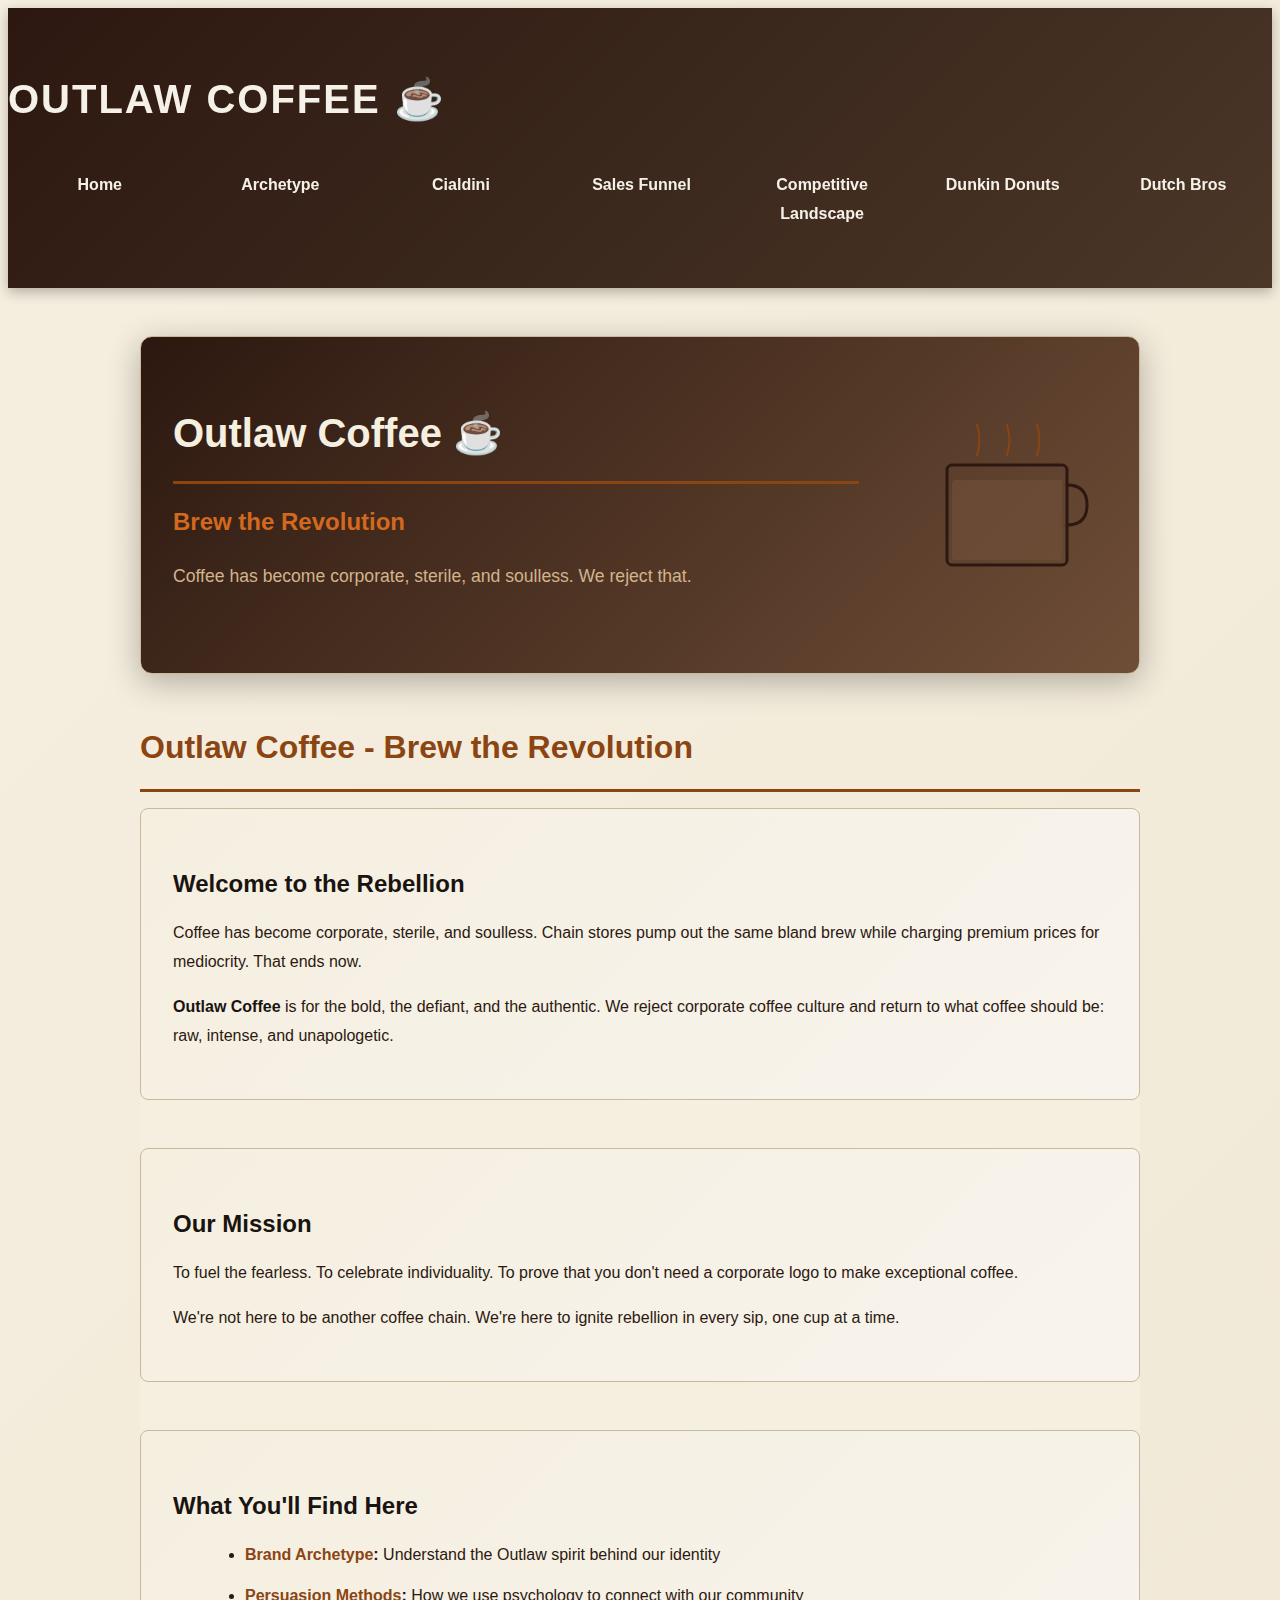
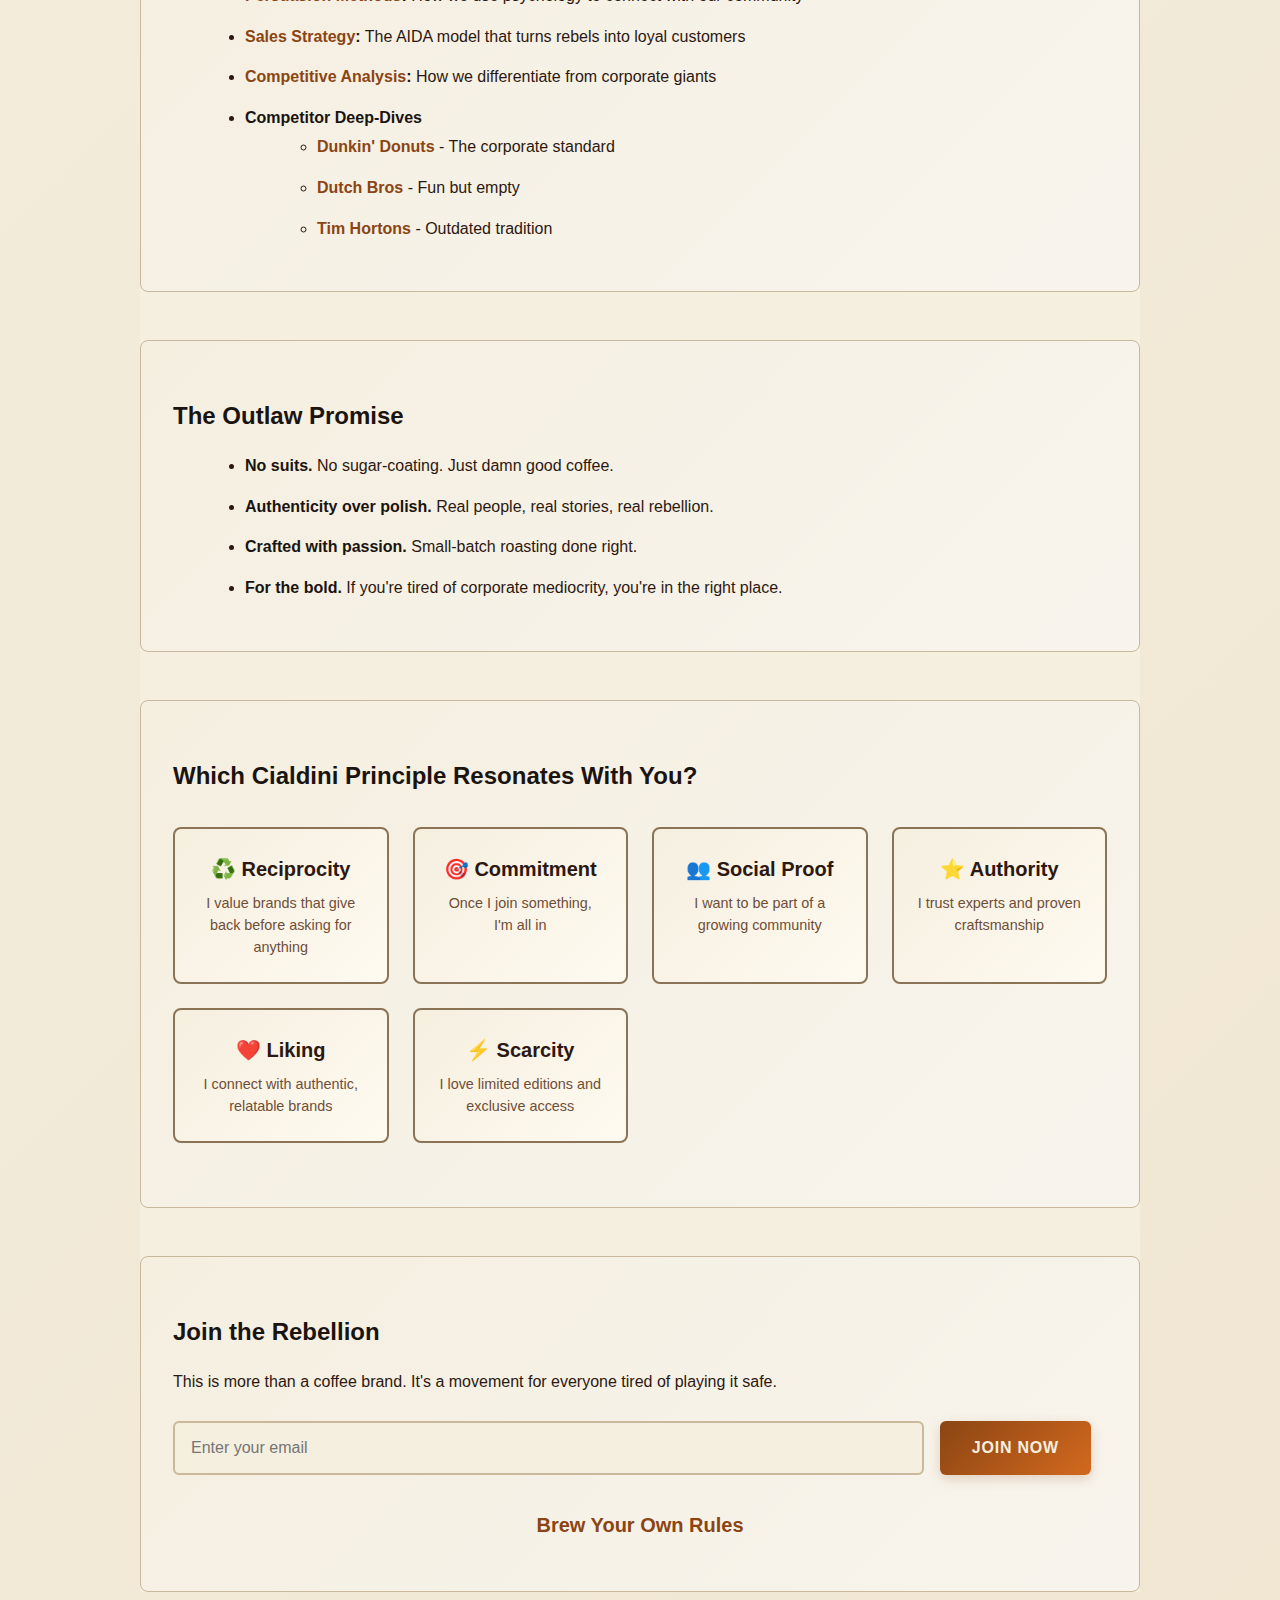
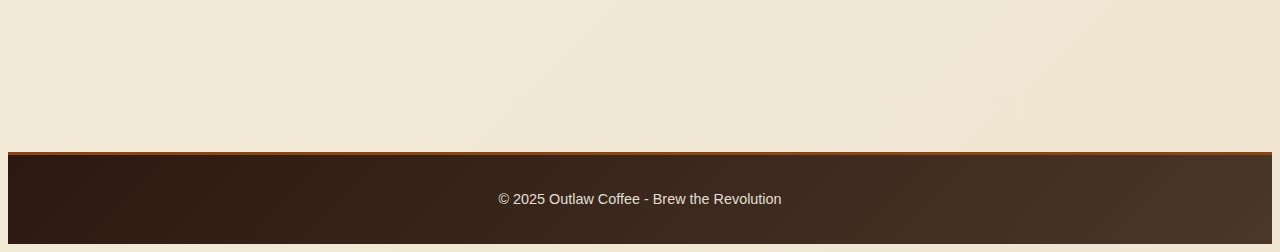
<file: index.html>
<!DOCTYPE html>
<html lang="en">
<head>
  <meta charset="UTF-8">
  <meta name="viewport" content="width=device-width, initial-scale=1.0">
  <title>Outlaw Coffee - Brew the Revolution</title>
  <link rel="stylesheet" href="style.css">
</head>
<body>
  <header>
    <h1>Outlaw Coffee ☕</h1>
    <nav>
      <ul>
        <li><a href="index.html">Home</a></li>
        <li><a href="archetype.html">Archetype</a></li>
        <li><a href="cialdini.html">Cialdini</a></li>
        <li><a href="sales-funnel.html">Sales Funnel</a></li>
        <li><a href="competitive-landscape.html">Competitive Landscape</a></li>
        <li><a href="dunkin-donuts.html">Dunkin Donuts</a></li>
        <li><a href="dutch-bros.html">Dutch Bros</a></li>
      </ul>
    </nav>
  </header>

  <main>
    <section class="hero">
      <div class="hero-content">
        <h2>Outlaw Coffee ☕</h2>
        <p class="hero-tagline">Brew the Revolution</p>
        <p class="hero-description">Coffee has become corporate, sterile, and soulless. We reject that.</p>
      </div>
      <svg class="hero-graphic" viewBox="0 0 200 200" xmlns="http://www.w3.org/2000/svg">
        <!-- Coffee cup -->
        <rect x="40" y="60" width="120" height="100" rx="5" fill="none" stroke="#2C1810" stroke-width="3"/>
        <path d="M 160 80 Q 180 80 180 100 Q 180 120 160 120" fill="none" stroke="#2C1810" stroke-width="3" stroke-linecap="round"/>
        <!-- Steam -->
        <path d="M 70 50 Q 75 35 70 20" fill="none" stroke="#8B4513" stroke-width="2" stroke-linecap="round"/>
        <path d="M 100 50 Q 105 35 100 20" fill="none" stroke="#8B4513" stroke-width="2" stroke-linecap="round"/>
        <path d="M 130 50 Q 135 35 130 20" fill="none" stroke="#8B4513" stroke-width="2" stroke-linecap="round"/>
        <!-- Coffee inside -->
        <rect x="45" y="75" width="110" height="80" rx="3" fill="#6F4E37" opacity="0.7"/>
      </svg>
    </section>

    <h2>Outlaw Coffee - Brew the Revolution</h2>
    <div class="content">
      <section>
        <h3>Welcome to the Rebellion</h3>
        <p>Coffee has become corporate, sterile, and soulless. Chain stores pump out the same bland brew while charging premium prices for mediocrity. That ends now.</p>
        <p><strong>Outlaw Coffee</strong> is for the bold, the defiant, and the authentic. We reject corporate coffee culture and return to what coffee should be: raw, intense, and unapologetic.</p>
      </section>

      <section>
        <h3>Our Mission</h3>
        <p>To fuel the fearless. To celebrate individuality. To prove that you don't need a corporate logo to make exceptional coffee.</p>
        <p>We're not here to be another coffee chain. We're here to ignite rebellion in every sip, one cup at a time.</p>
      </section>

      <section>
        <h3>What You'll Find Here</h3>
        <ul>
          <li><strong><a href="archetype.html">Brand Archetype</a>:</strong> Understand the Outlaw spirit behind our identity</li>
          <li><strong><a href="cialdini.html">Persuasion Methods</a>:</strong> How we use psychology to connect with our community</li>
          <li><strong><a href="sales-funnel.html">Sales Strategy</a>:</strong> The AIDA model that turns rebels into loyal customers</li>
          <li><strong><a href="competitive-landscape.html">Competitive Analysis</a>:</strong> How we differentiate from corporate giants</li>
          <li><strong>Competitor Deep-Dives</strong> 
            <ul>
              <li><a href="dunkin-donuts.html">Dunkin' Donuts</a> - The corporate standard</li>
              <li><a href="dutch-bros.html">Dutch Bros</a> - Fun but empty</li>
              <li><a href="tim-hortons.html">Tim Hortons</a> - Outdated tradition</li>
            </ul>
          </li>
        </ul>
      </section>

      <section>
        <h3>The Outlaw Promise</h3>
        <ul>
          <li><strong>No suits.</strong> No sugar-coating. Just damn good coffee.</li>
          <li><strong>Authenticity over polish.</strong> Real people, real stories, real rebellion.</li>
          <li><strong>Crafted with passion.</strong> Small-batch roasting done right.</li>
          <li><strong>For the bold.</strong> If you're tired of corporate mediocrity, you're in the right place.</li>
        </ul>
      </section>

      <section>
        <h3>Which Cialdini Principle Resonates With You?</h3>
        <div class="quiz-container">
          <div class="quiz-option" onclick="selectPrinciple('reciprocity')">
            <h4>♻️ Reciprocity</h4>
            <p>I value brands that give back before asking for anything</p>
          </div>
          <div class="quiz-option" onclick="selectPrinciple('commitment')">
            <h4>🎯 Commitment</h4>
            <p>Once I join something, I'm all in</p>
          </div>
          <div class="quiz-option" onclick="selectPrinciple('social-proof')">
            <h4>👥 Social Proof</h4>
            <p>I want to be part of a growing community</p>
          </div>
          <div class="quiz-option" onclick="selectPrinciple('authority')">
            <h4>⭐ Authority</h4>
            <p>I trust experts and proven craftsmanship</p>
          </div>
          <div class="quiz-option" onclick="selectPrinciple('liking')">
            <h4>❤️ Liking</h4>
            <p>I connect with authentic, relatable brands</p>
          </div>
          <div class="quiz-option" onclick="selectPrinciple('scarcity')">
            <h4>⚡ Scarcity</h4>
            <p>I love limited editions and exclusive access</p>
          </div>
        </div>
        <div id="quiz-result" class="quiz-result" style="display:none;"></div>
      </section>

      <section>
        <h3>Join the Rebellion</h3>
        <p>This is more than a coffee brand. It's a movement for everyone tired of playing it safe.</p>
        <div class="newsletter-form">
          <input type="email" placeholder="Enter your email" id="newsletter-email">
          <button onclick="subscribeNewsletter()">Join Now</button>
          <div id="newsletter-message" style="margin-top: 1rem; text-align: center;"></div>
        </div>
        <p style="text-align: center; margin-top: 2rem;">
          <strong style="font-size: 1.25rem; color: var(--primary-crimson);">Brew Your Own Rules</strong>
        </p>
      </section>
    </div>
  </main>

  <footer>
    <p>© 2025 Outlaw Coffee - Brew the Revolution</p>
  </footer>

  <script>
    function selectPrinciple(principle) {
      const messages = {
        'reciprocity': '♻️ <strong>Reciprocity</strong> - We believe in giving value first. Free brewing guides, community events, and honest education before we ever ask for a sale.',
        'commitment': '🎯 <strong>Commitment</strong> - Join the Outlaw Club and become part of a movement. Once you\'re in, you\'re committed to authenticity and quality.',
        'social-proof': '👥 <strong>Social Proof</strong> - Our community is growing fast. Thousands of rebels are brewing their own rules. Will you join them?',
        'authority': '⭐ <strong>Authority</strong> - We\'re master roasters with decades of craft. Every bean is selected, roasted, and tested with precision.',
        'liking': '❤️ <strong>Liking</strong> - We don\'t corporate speak. We\'re real people making real coffee, speaking your language, sharing your values.',
        'scarcity': '⚡ <strong>Scarcity</strong> - Limited-edition roasts, seasonal releases, exclusive member access. Outlaw Coffee is never mass-produced.'
      };

      const result = document.getElementById('quiz-result');
      result.innerHTML = messages[principle];
      result.style.display = 'block';
      result.scrollIntoView({ behavior: 'smooth', block: 'nearest' });
    }

    function subscribeNewsletter() {
      const email = document.getElementById('newsletter-email').value;
      const message = document.getElementById('newsletter-message');
      
      if (!email) {
        message.innerHTML = '<span style="color: var(--primary-crimson);">Please enter your email</span>';
        return;
      }
      
      if (!email.includes('@')) {
        message.innerHTML = '<span style="color: var(--primary-crimson);">Please enter a valid email</span>';
        return;
      }
      
      message.innerHTML = '<span style="color: var(--primary-crimson); font-weight: bold;">🔥 Welcome to the rebellion! Check your email.</span>';
      document.getElementById('newsletter-email').value = '';
      setTimeout(() => { message.innerHTML = ''; }, 3000);
    }
  </script>
</body>
</html>
</file>
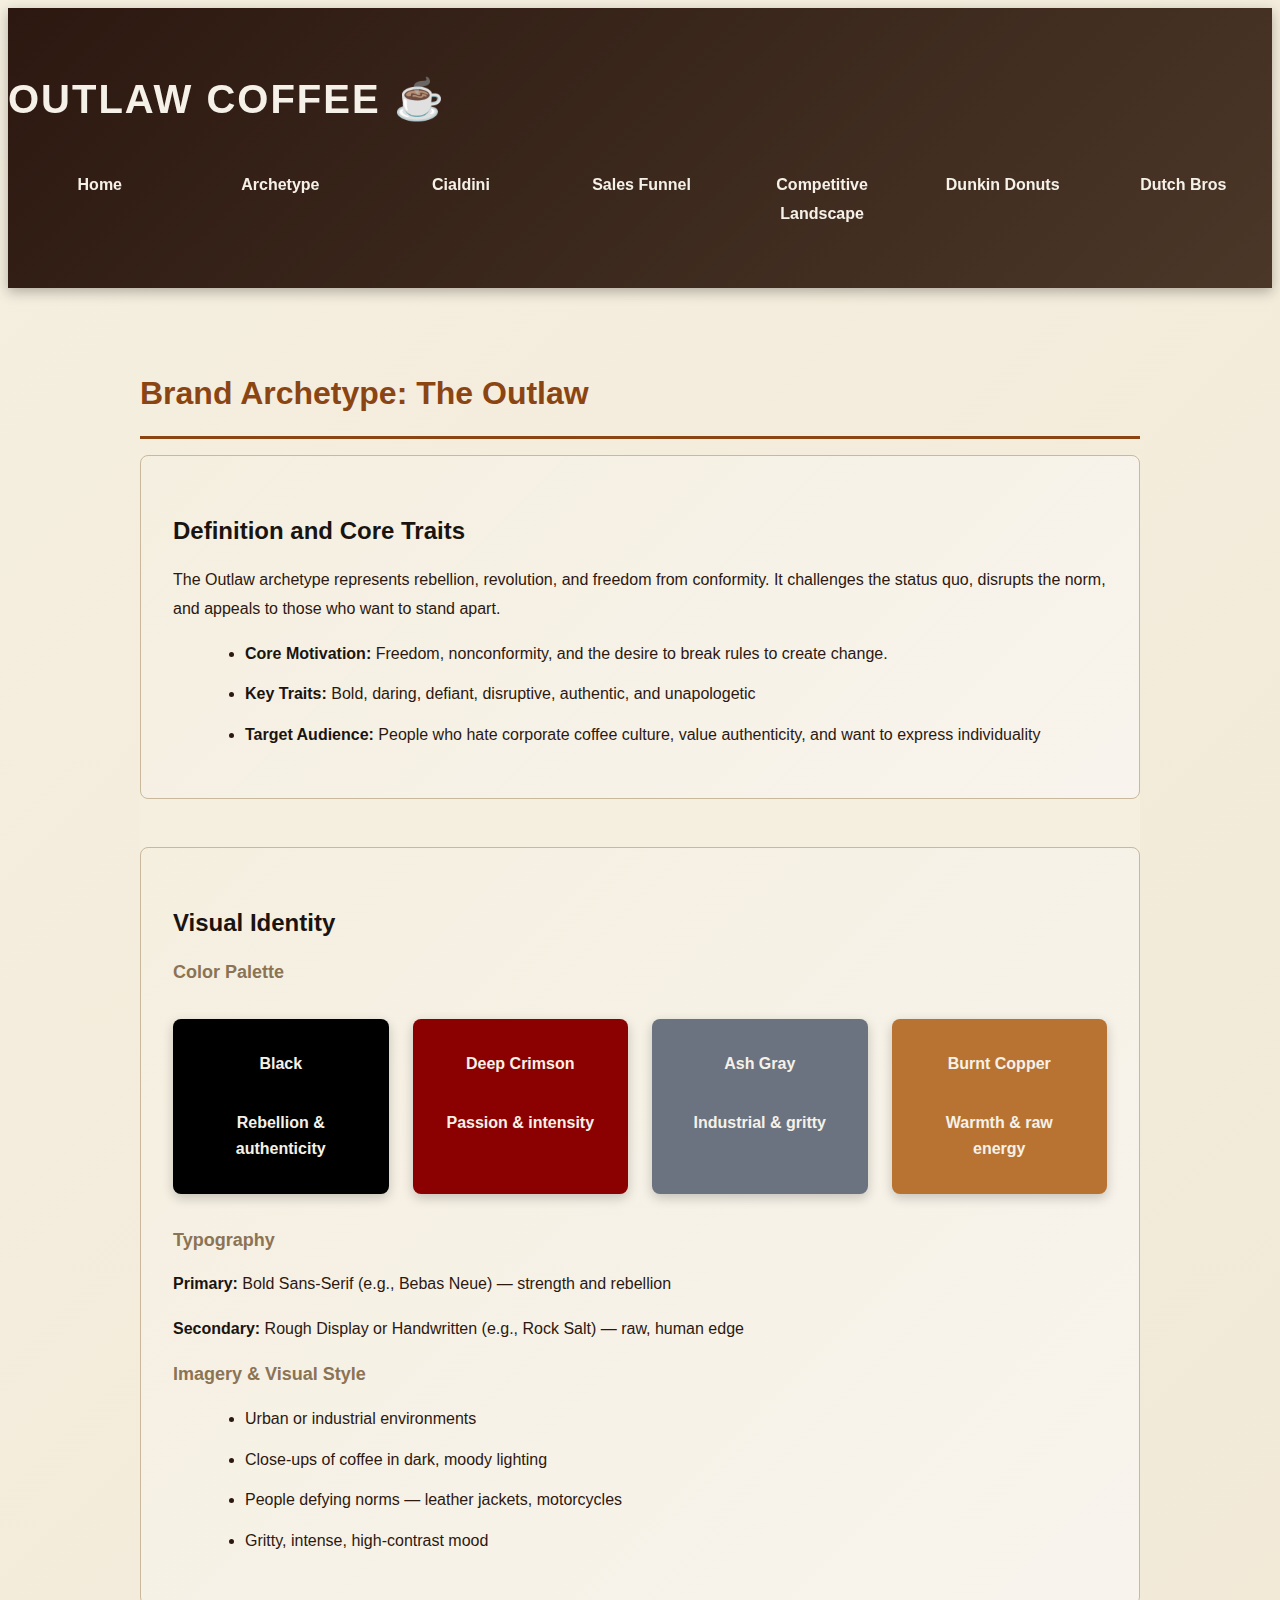
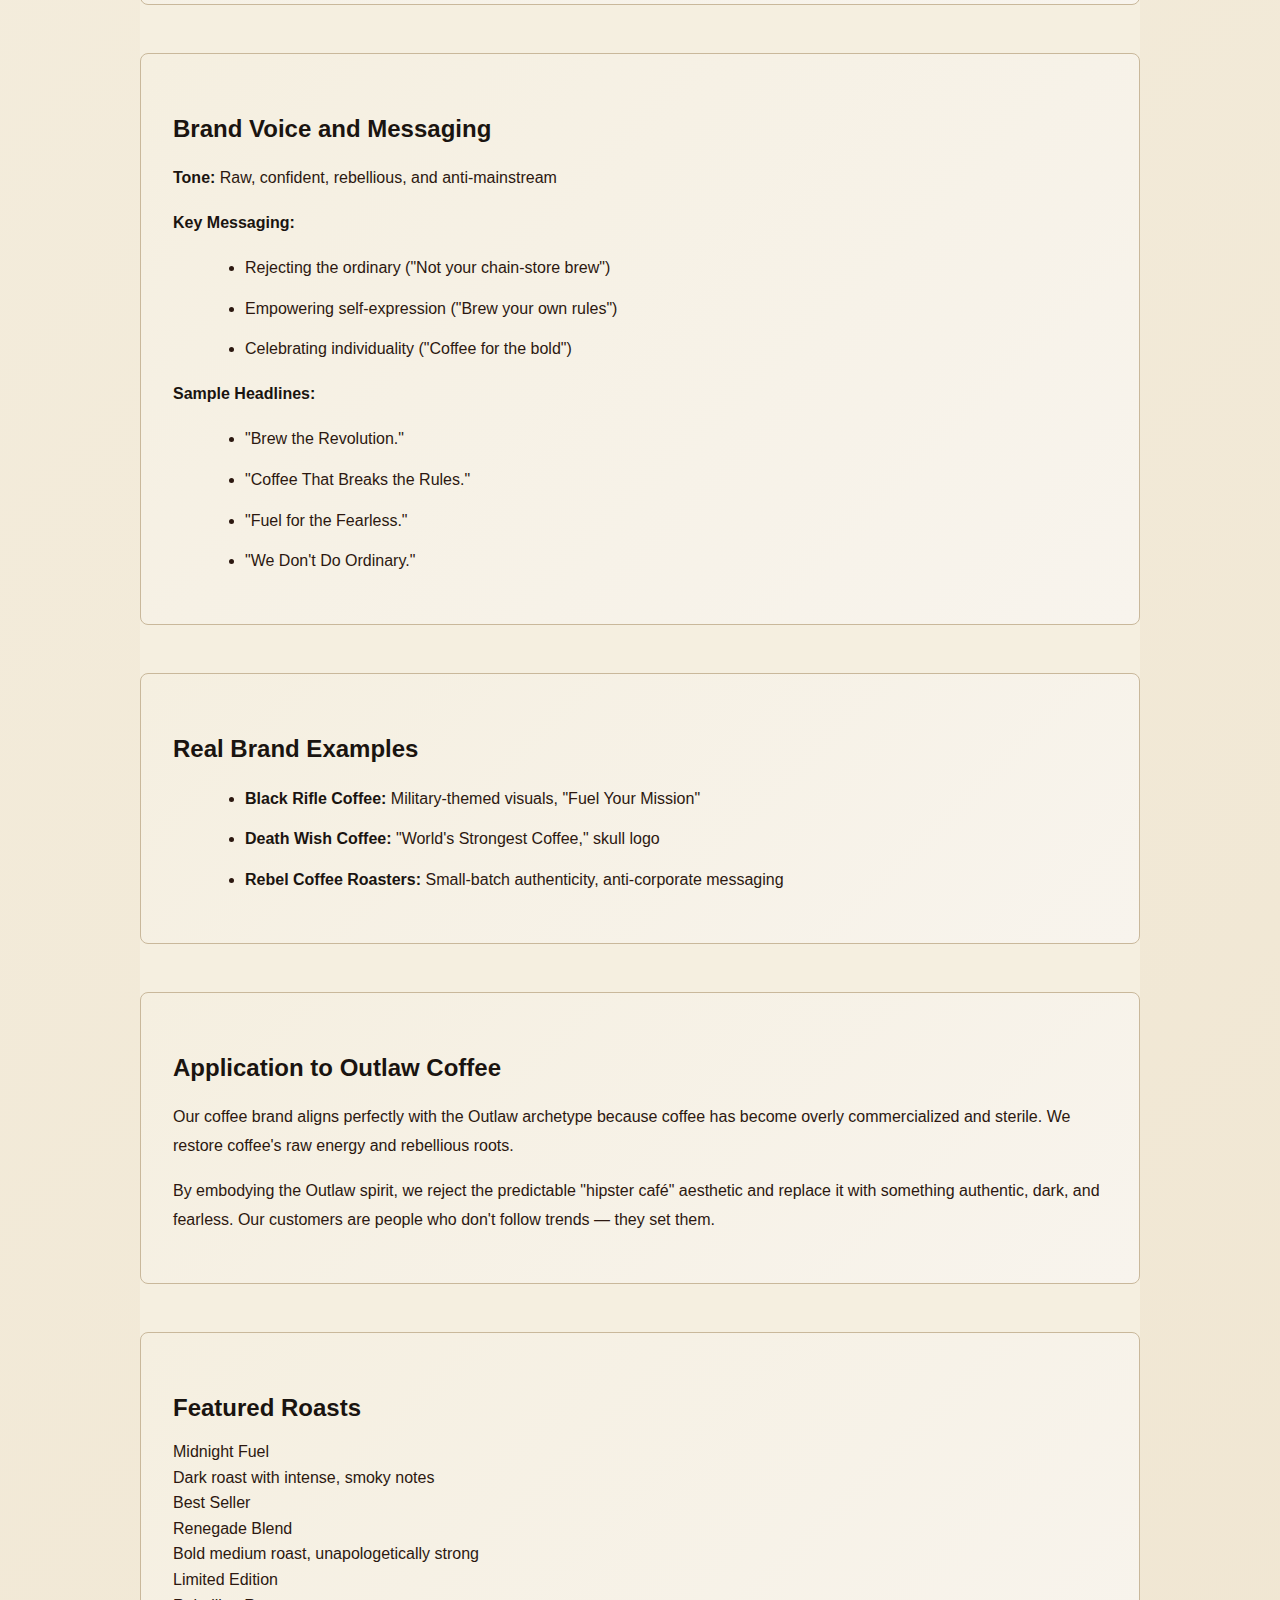
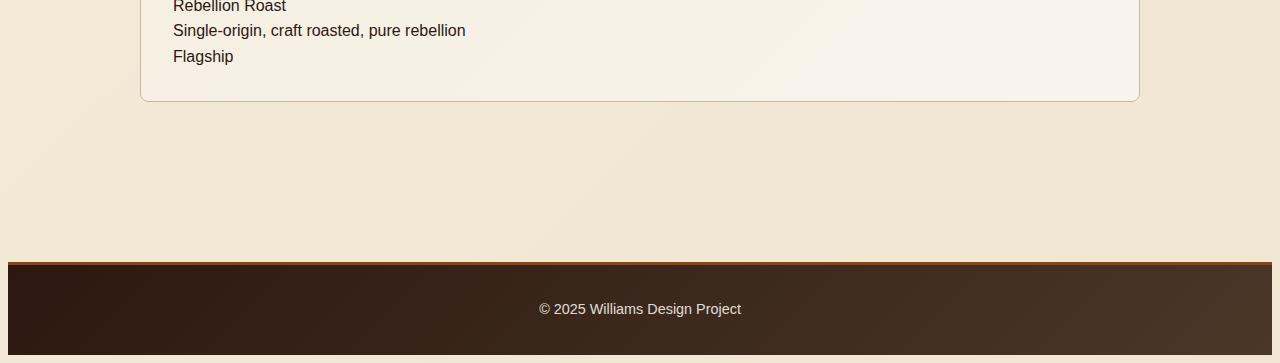
<file: archetype.html>
<!DOCTYPE html>
<html lang="en">
<head>
  <meta charset="UTF-8">
  <meta name="viewport" content="width=device-width, initial-scale=1.0">
  <title>Brand Archetype - Outlaw Coffee</title>
  <link rel="stylesheet" href="style.css">
</head>
<body>
  <header>
    <h1>Outlaw Coffee ☕</h1>
    <nav>
      <ul>
        <li><a href="index.html">Home</a></li>
        <li><a href="archetype.html">Archetype</a></li>
        <li><a href="cialdini.html">Cialdini</a></li>
        <li><a href="sales-funnel.html">Sales Funnel</a></li>
        <li><a href="competitive-landscape.html">Competitive Landscape</a></li>
        <li><a href="dunkin-donuts.html">Dunkin Donuts</a></li>
        <li><a href="dutch-bros.html">Dutch Bros</a></li>
      </ul>
    </nav>
  </header>

  <main>
    <h2>Brand Archetype: The Outlaw</h2>
    <div class="content">
      <section>
        <h3>Definition and Core Traits</h3>
        <p>The Outlaw archetype represents rebellion, revolution, and freedom from conformity. It challenges the status quo, disrupts the norm, and appeals to those who want to stand apart.</p>
        <ul>
          <li><strong>Core Motivation:</strong> Freedom, nonconformity, and the desire to break rules to create change.</li>
          <li><strong>Key Traits:</strong> Bold, daring, defiant, disruptive, authentic, and unapologetic</li>
          <li><strong>Target Audience:</strong> People who hate corporate coffee culture, value authenticity, and want to express individuality</li>
        </ul>
      </section>

      <section>
        <h3>Visual Identity</h3>
        <h4>Color Palette</h4>
        <div class="color-grid">
          <div class="color-box" style="background-color: #000000;">
            <strong>Black</strong><br>Rebellion & authenticity
          </div>
          <div class="color-box" style="background-color: #8B0000;">
            <strong>Deep Crimson</strong><br>Passion & intensity
          </div>
          <div class="color-box" style="background-color: #6B7280;">
            <strong>Ash Gray</strong><br>Industrial & gritty
          </div>
          <div class="color-box" style="background-color: #B87333;">
            <strong>Burnt Copper</strong><br>Warmth & raw energy
          </div>
        </div>

        <h4>Typography</h4>
        <p><strong>Primary:</strong> Bold Sans-Serif (e.g., Bebas Neue) — strength and rebellion</p>
        <p><strong>Secondary:</strong> Rough Display or Handwritten (e.g., Rock Salt) — raw, human edge</p>

        <h4>Imagery & Visual Style</h4>
        <ul>
          <li>Urban or industrial environments</li>
          <li>Close-ups of coffee in dark, moody lighting</li>
          <li>People defying norms — leather jackets, motorcycles</li>
          <li>Gritty, intense, high-contrast mood</li>
        </ul>
      </section>

      <section>
        <h3>Brand Voice and Messaging</h3>
        <p><strong>Tone:</strong> Raw, confident, rebellious, and anti-mainstream</p>
        <p><strong>Key Messaging:</strong></p>
        <ul>
          <li>Rejecting the ordinary ("Not your chain-store brew")</li>
          <li>Empowering self-expression ("Brew your own rules")</li>
          <li>Celebrating individuality ("Coffee for the bold")</li>
        </ul>
        <p><strong>Sample Headlines:</strong></p>
        <ul>
          <li>"Brew the Revolution."</li>
          <li>"Coffee That Breaks the Rules."</li>
          <li>"Fuel for the Fearless."</li>
          <li>"We Don't Do Ordinary."</li>
        </ul>
      </section>

      <section>
        <h3>Real Brand Examples</h3>
        <ul>
          <li><strong>Black Rifle Coffee:</strong> Military-themed visuals, "Fuel Your Mission"</li>
          <li><strong>Death Wish Coffee:</strong> "World's Strongest Coffee," skull logo</li>
          <li><strong>Rebel Coffee Roasters:</strong> Small-batch authenticity, anti-corporate messaging</li>
        </ul>
      </section>

      <section>
        <h3>Application to Outlaw Coffee</h3>
        <p>Our coffee brand aligns perfectly with the Outlaw archetype because coffee has become overly commercialized and sterile. We restore coffee's raw energy and rebellious roots.</p>
        <p>By embodying the Outlaw spirit, we reject the predictable "hipster café" aesthetic and replace it with something authentic, dark, and fearless. Our customers are people who don't follow trends — they set them.</p>
      </section>

      <section>
        <h3>Featured Roasts</h3>
        <div class="product-showcase">
          <div class="product-card">
            <div class="product-name">Midnight Fuel</div>
            <div class="product-desc">Dark roast with intense, smoky notes</div>
            <div class="product-tag">Best Seller</div>
          </div>
          <div class="product-card">
            <div class="product-name">Renegade Blend</div>
            <div class="product-desc">Bold medium roast, unapologetically strong</div>
            <div class="product-tag">Limited Edition</div>
          </div>
          <div class="product-card">
            <div class="product-name">Rebellion Roast</div>
            <div class="product-desc">Single-origin, craft roasted, pure rebellion</div>
            <div class="product-tag">Flagship</div>
          </div>
        </div>
      </section>
    </div>
  </main>

  <footer>
    <p>© 2025 Williams Design Project</p>
  </footer>
</body>
</html>
</file>
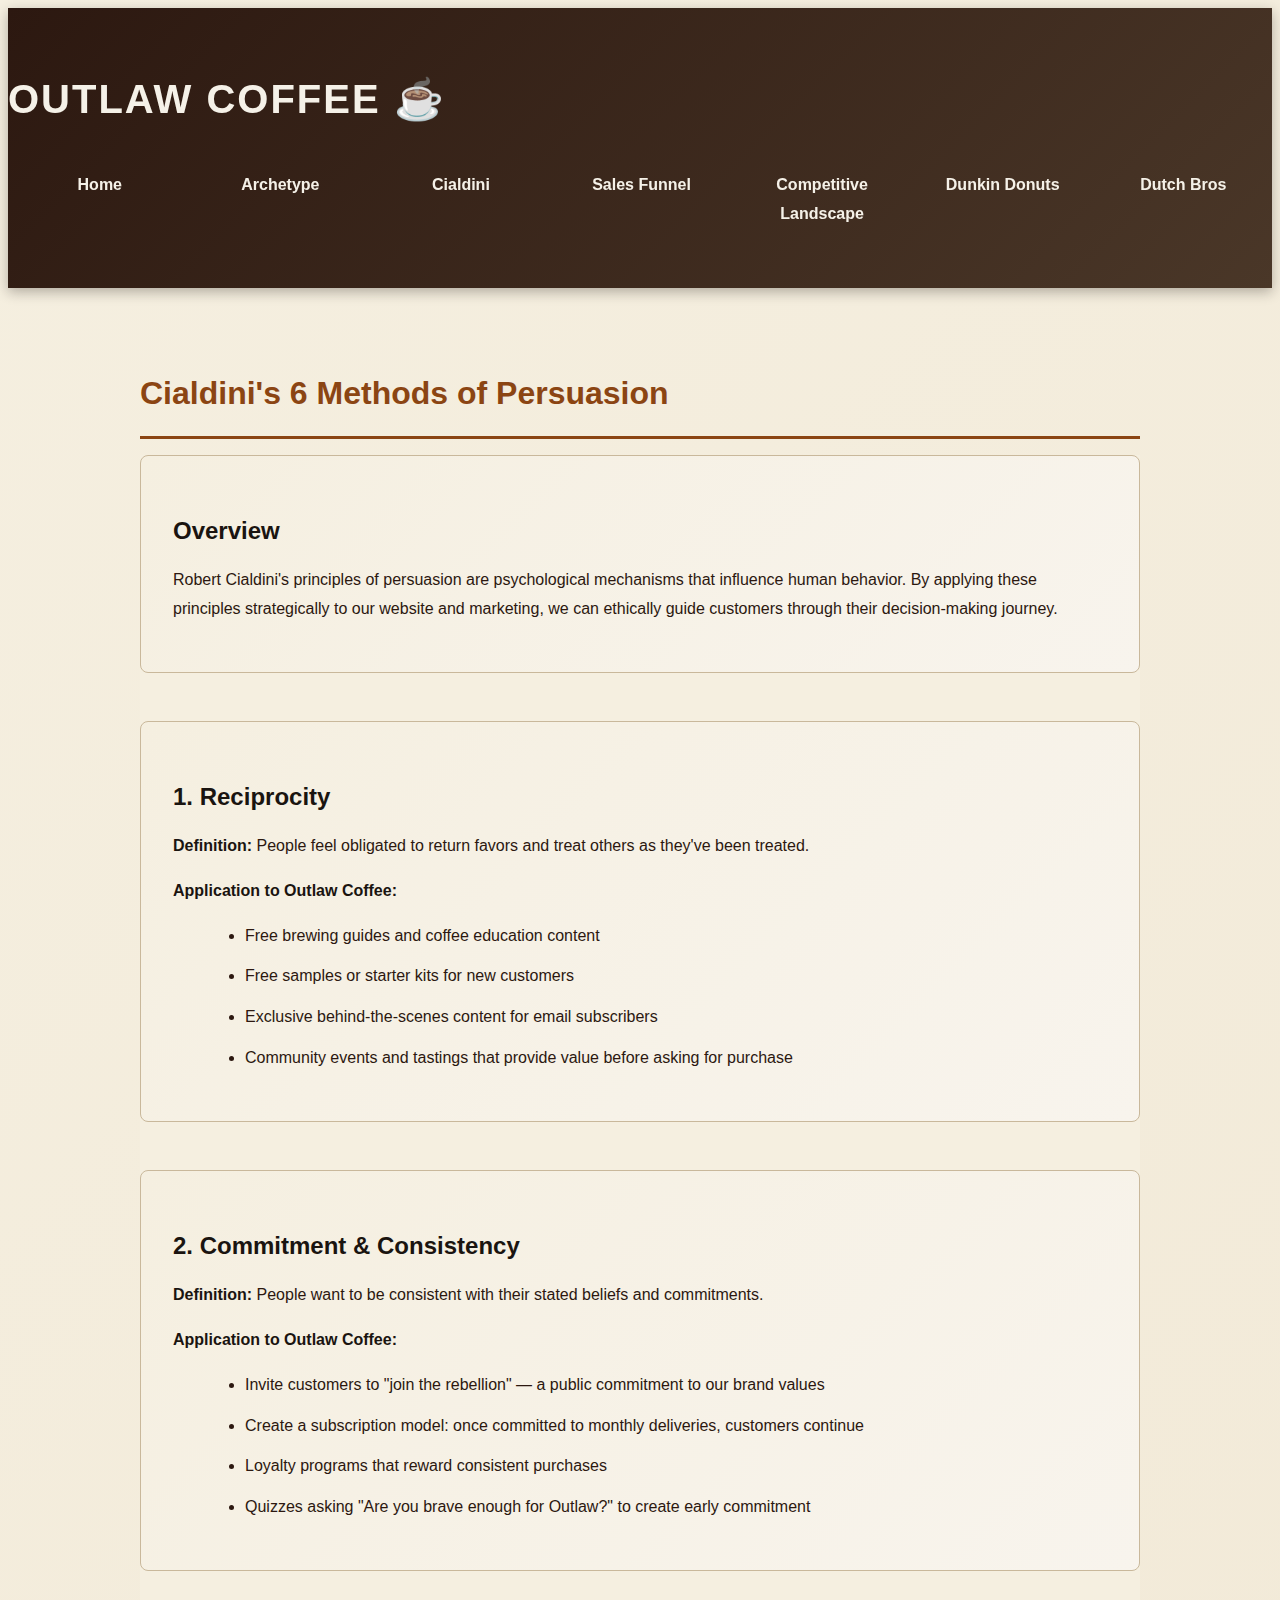
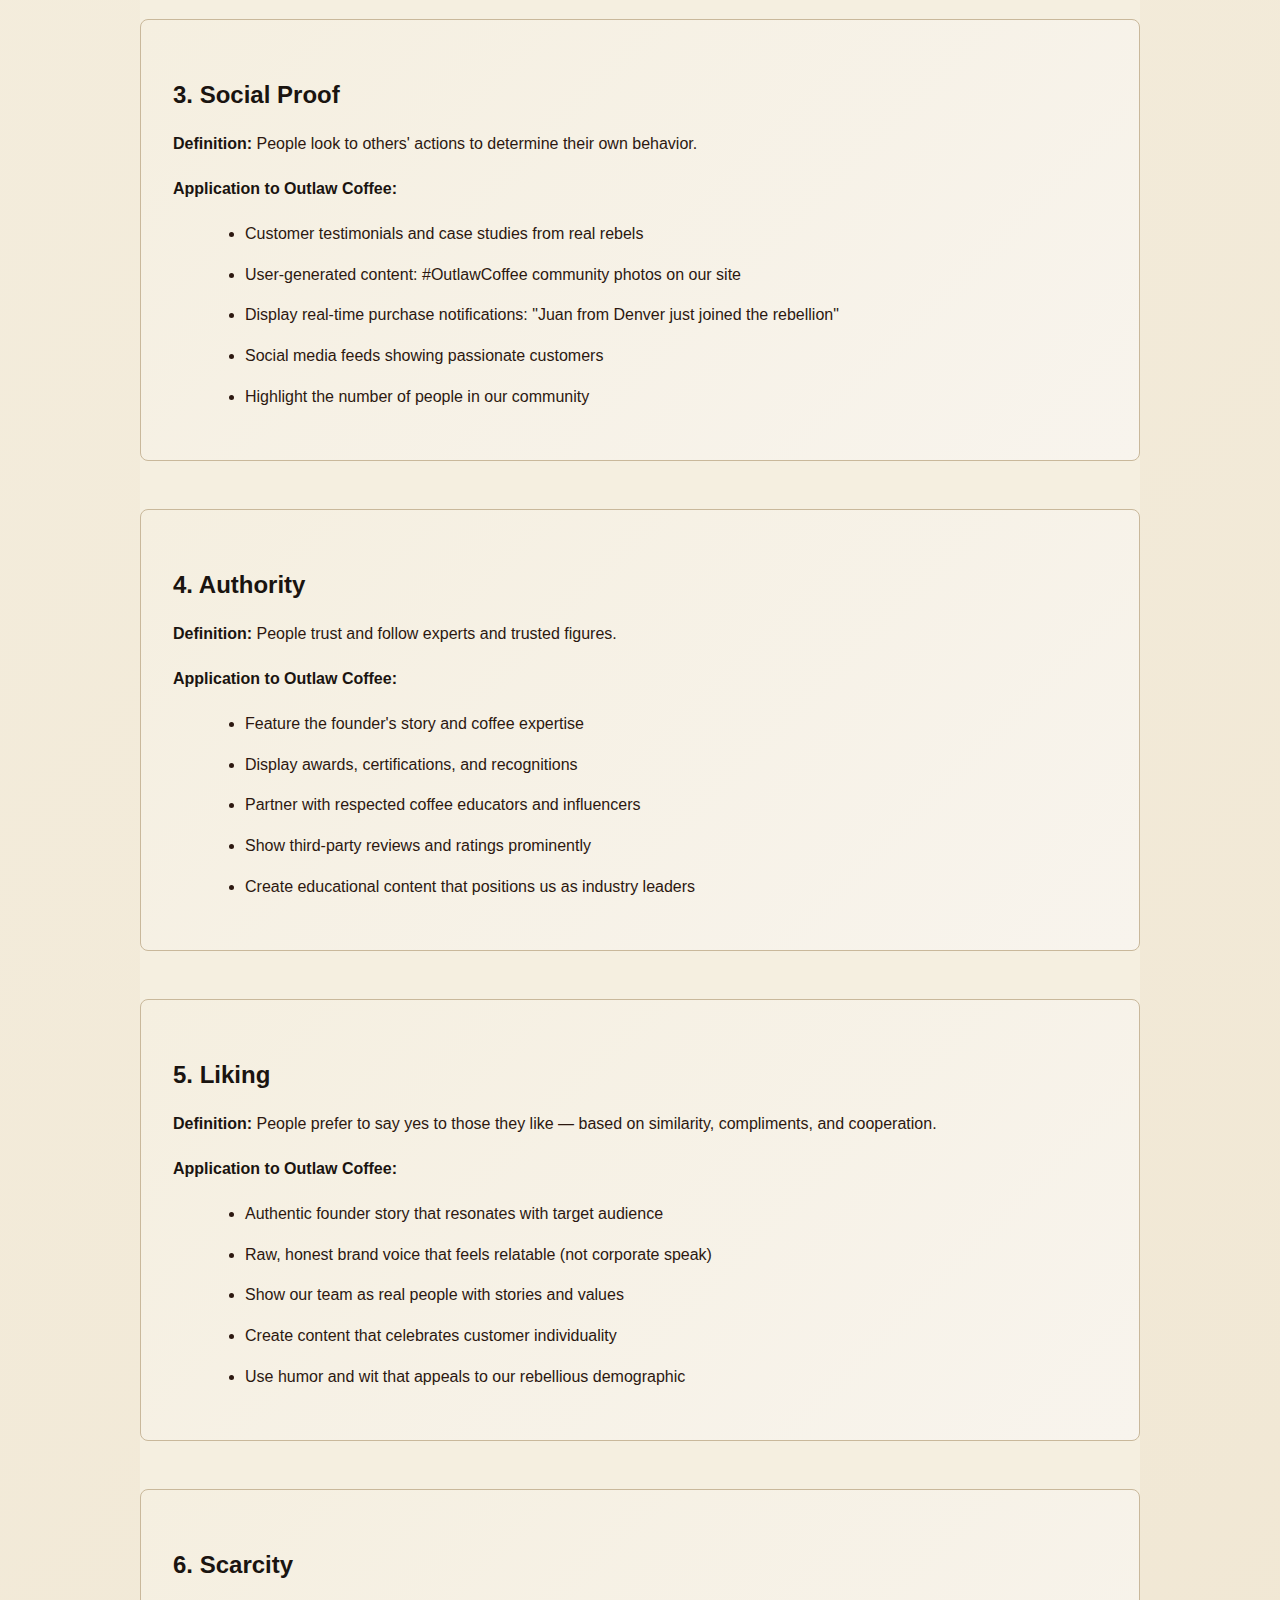
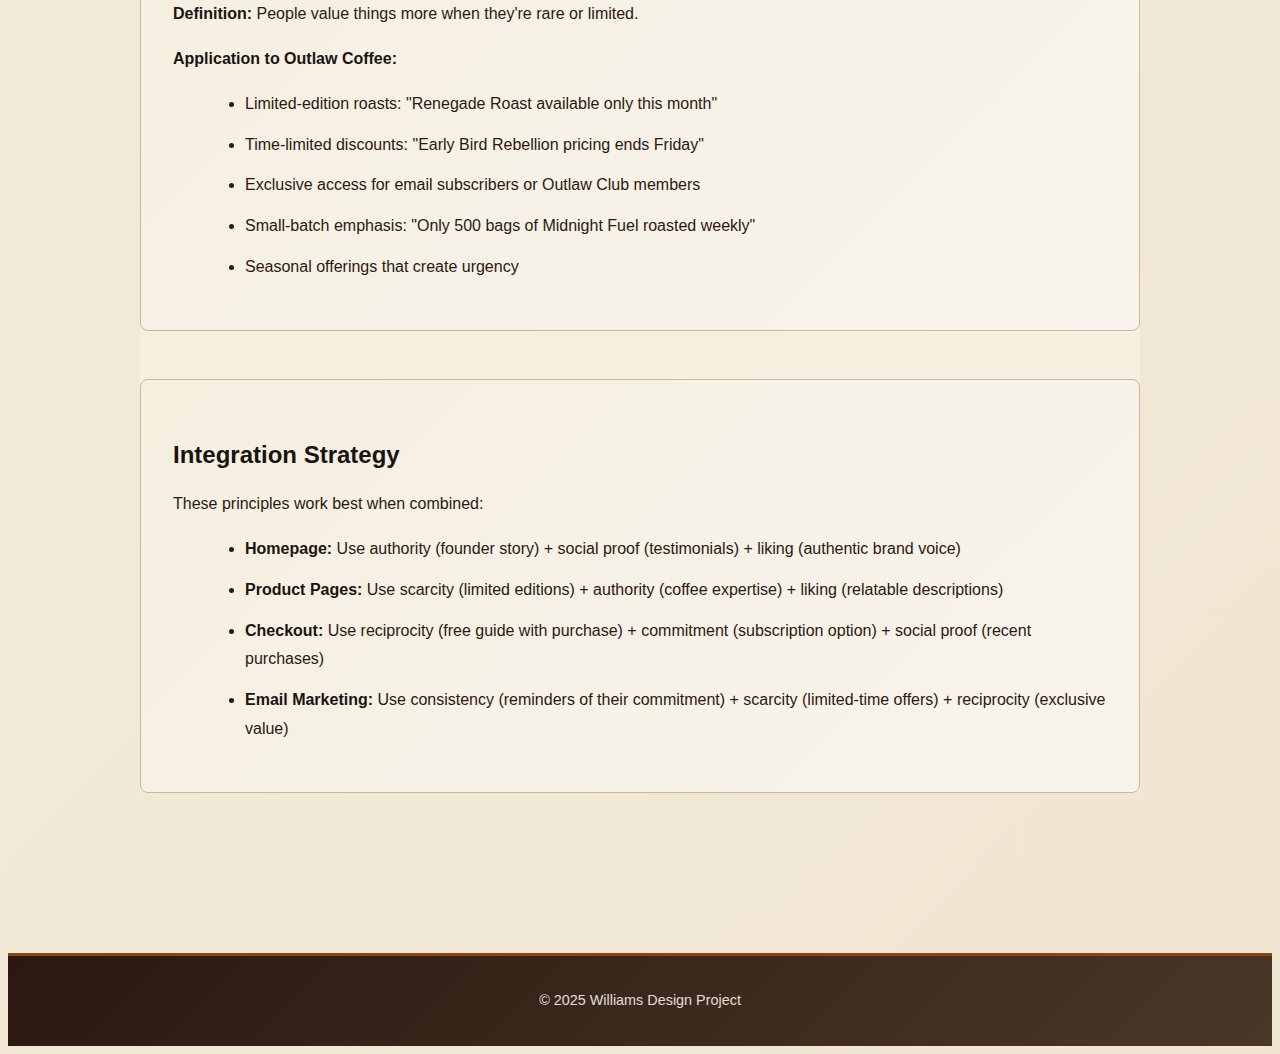
<file: cialdini.html>
<!DOCTYPE html>
<html lang="en">
<head>
  <meta charset="UTF-8">
  <meta name="viewport" content="width=device-width, initial-scale=1.0">
  <title>Cialdini's Methods of Persuasion - Outlaw Coffee</title>
  <link rel="stylesheet" href="style.css">
</head>
<body>
  <header>
    <h1>Outlaw Coffee ☕</h1>
    <nav>
      <ul>
        <li><a href="index.html">Home</a></li>
        <li><a href="archetype.html">Archetype</a></li>
        <li><a href="cialdini.html">Cialdini</a></li>
        <li><a href="sales-funnel.html">Sales Funnel</a></li>
        <li><a href="competitive-landscape.html">Competitive Landscape</a></li>
        <li><a href="dunkin-donuts.html">Dunkin Donuts</a></li>
        <li><a href="dutch-bros.html">Dutch Bros</a></li>
      </ul>
    </nav>
  </header>

  <main>
    <h2>Cialdini's 6 Methods of Persuasion</h2>
    <div class="content">
      <section>
        <h3>Overview</h3>
        <p>Robert Cialdini's principles of persuasion are psychological mechanisms that influence human behavior. By applying these principles strategically to our website and marketing, we can ethically guide customers through their decision-making journey.</p>
      </section>

      <section>
        <h3>1. Reciprocity</h3>
        <p><strong>Definition:</strong> People feel obligated to return favors and treat others as they've been treated.</p>
        <p><strong>Application to Outlaw Coffee:</strong></p>
        <ul>
          <li>Free brewing guides and coffee education content</li>
          <li>Free samples or starter kits for new customers</li>
          <li>Exclusive behind-the-scenes content for email subscribers</li>
          <li>Community events and tastings that provide value before asking for purchase</li>
        </ul>
      </section>

      <section>
        <h3>2. Commitment & Consistency</h3>
        <p><strong>Definition:</strong> People want to be consistent with their stated beliefs and commitments.</p>
        <p><strong>Application to Outlaw Coffee:</strong></p>
        <ul>
          <li>Invite customers to "join the rebellion" — a public commitment to our brand values</li>
          <li>Create a subscription model: once committed to monthly deliveries, customers continue</li>
          <li>Loyalty programs that reward consistent purchases</li>
          <li>Quizzes asking "Are you brave enough for Outlaw?" to create early commitment</li>
        </ul>
      </section>

      <section>
        <h3>3. Social Proof</h3>
        <p><strong>Definition:</strong> People look to others' actions to determine their own behavior.</p>
        <p><strong>Application to Outlaw Coffee:</strong></p>
        <ul>
          <li>Customer testimonials and case studies from real rebels</li>
          <li>User-generated content: #OutlawCoffee community photos on our site</li>
          <li>Display real-time purchase notifications: "Juan from Denver just joined the rebellion"</li>
          <li>Social media feeds showing passionate customers</li>
          <li>Highlight the number of people in our community</li>
        </ul>
      </section>

      <section>
        <h3>4. Authority</h3>
        <p><strong>Definition:</strong> People trust and follow experts and trusted figures.</p>
        <p><strong>Application to Outlaw Coffee:</strong></p>
        <ul>
          <li>Feature the founder's story and coffee expertise</li>
          <li>Display awards, certifications, and recognitions</li>
          <li>Partner with respected coffee educators and influencers</li>
          <li>Show third-party reviews and ratings prominently</li>
          <li>Create educational content that positions us as industry leaders</li>
        </ul>
      </section>

      <section>
        <h3>5. Liking</h3>
        <p><strong>Definition:</strong> People prefer to say yes to those they like — based on similarity, compliments, and cooperation.</p>
        <p><strong>Application to Outlaw Coffee:</strong></p>
        <ul>
          <li>Authentic founder story that resonates with target audience</li>
          <li>Raw, honest brand voice that feels relatable (not corporate speak)</li>
          <li>Show our team as real people with stories and values</li>
          <li>Create content that celebrates customer individuality</li>
          <li>Use humor and wit that appeals to our rebellious demographic</li>
        </ul>
      </section>

      <section>
        <h3>6. Scarcity</h3>
        <p><strong>Definition:</strong> People value things more when they're rare or limited.</p>
        <p><strong>Application to Outlaw Coffee:</strong></p>
        <ul>
          <li>Limited-edition roasts: "Renegade Roast available only this month"</li>
          <li>Time-limited discounts: "Early Bird Rebellion pricing ends Friday"</li>
          <li>Exclusive access for email subscribers or Outlaw Club members</li>
          <li>Small-batch emphasis: "Only 500 bags of Midnight Fuel roasted weekly"</li>
          <li>Seasonal offerings that create urgency</li>
        </ul>
      </section>

      <section>
        <h3>Integration Strategy</h3>
        <p>These principles work best when combined:</p>
        <ul>
          <li><strong>Homepage:</strong> Use authority (founder story) + social proof (testimonials) + liking (authentic brand voice)</li>
          <li><strong>Product Pages:</strong> Use scarcity (limited editions) + authority (coffee expertise) + liking (relatable descriptions)</li>
          <li><strong>Checkout:</strong> Use reciprocity (free guide with purchase) + commitment (subscription option) + social proof (recent purchases)</li>
          <li><strong>Email Marketing:</strong> Use consistency (reminders of their commitment) + scarcity (limited-time offers) + reciprocity (exclusive value)</li>
        </ul>
      </section>
    </div>
  </main>

  <footer>
    <p>© 2025 Williams Design Project</p>
  </footer>
</body>
</html>
</file>
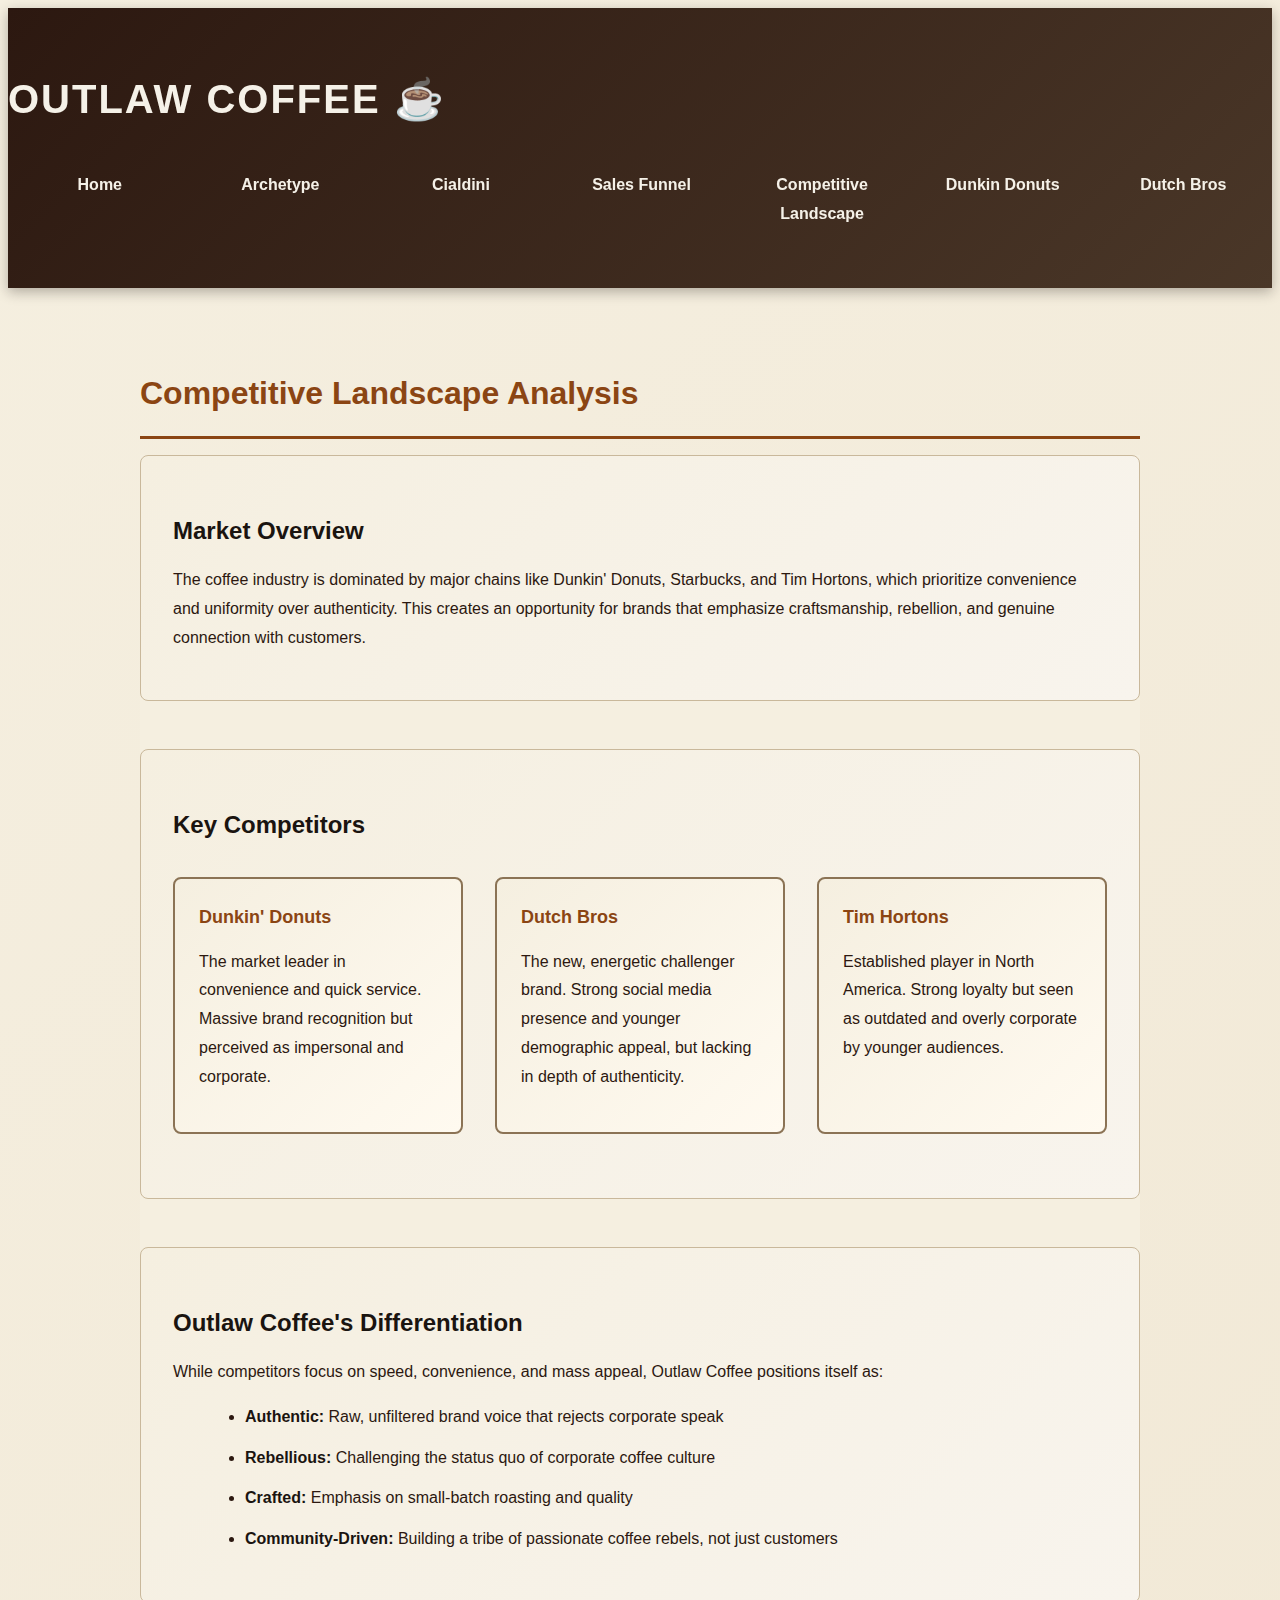
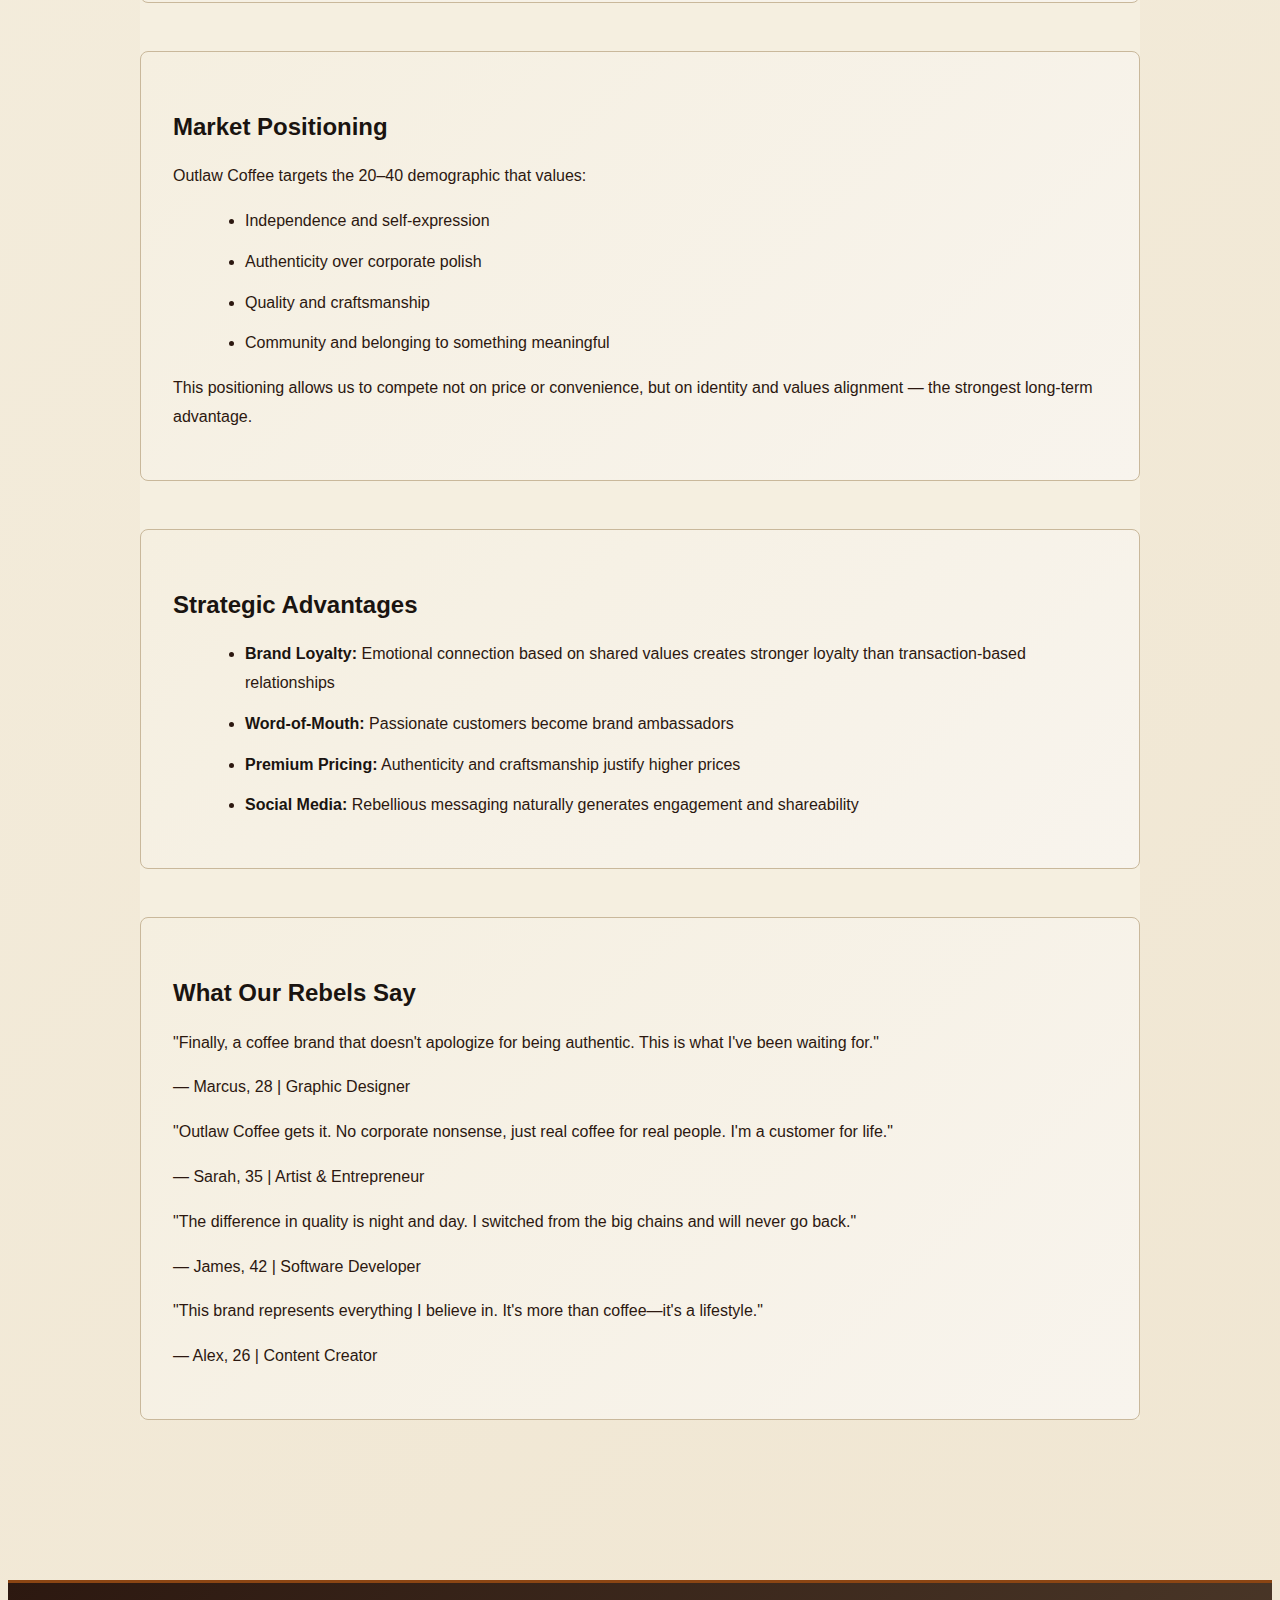
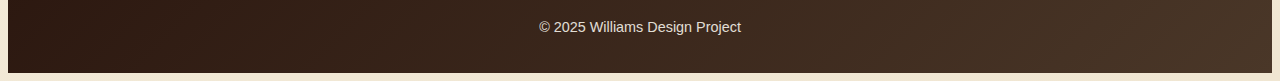
<file: competitive-landscape.html>
<!DOCTYPE html>
<html lang="en">
<head>
  <meta charset="UTF-8">
  <meta name="viewport" content="width=device-width, initial-scale=1.0">
  <title>Competitive Landscape - Outlaw Coffee</title>
  <link rel="stylesheet" href="style.css">
</head>
<body>
  <header>
    <h1>Outlaw Coffee ☕</h1>
    <nav>
      <ul>
        <li><a href="index.html">Home</a></li>
        <li><a href="archetype.html">Archetype</a></li>
        <li><a href="cialdini.html">Cialdini</a></li>
        <li><a href="sales-funnel.html">Sales Funnel</a></li>
        <li><a href="competitive-landscape.html">Competitive Landscape</a></li>
        <li><a href="dunkin-donuts.html">Dunkin Donuts</a></li>
        <li><a href="dutch-bros.html">Dutch Bros</a></li>
      </ul>
    </nav>
  </header>

  <main>
    <h2>Competitive Landscape Analysis</h2>
    <div class="content">
      <section>
        <h3>Market Overview</h3>
        <p>The coffee industry is dominated by major chains like Dunkin' Donuts, Starbucks, and Tim Hortons, which prioritize convenience and uniformity over authenticity. This creates an opportunity for brands that emphasize craftsmanship, rebellion, and genuine connection with customers.</p>
      </section>

      <section>
        <h3>Key Competitors</h3>
        <div class="competitor-links">
          <div class="competitor-card">
            <h4><a href="dunkin-donuts.html">Dunkin' Donuts</a></h4>
            <p>The market leader in convenience and quick service. Massive brand recognition but perceived as impersonal and corporate.</p>
          </div>
          <div class="competitor-card">
            <h4><a href="dutch-bros.html">Dutch Bros</a></h4>
            <p>The new, energetic challenger brand. Strong social media presence and younger demographic appeal, but lacking in depth of authenticity.</p>
          </div>
          <div class="competitor-card">
            <h4><a href="tim-hortons.html">Tim Hortons</a></h4>
            <p>Established player in North America. Strong loyalty but seen as outdated and overly corporate by younger audiences.</p>
          </div>
        </div>
      </section>

      <section>
        <h3>Outlaw Coffee's Differentiation</h3>
        <p>While competitors focus on speed, convenience, and mass appeal, Outlaw Coffee positions itself as:</p>
        <ul>
          <li><strong>Authentic:</strong> Raw, unfiltered brand voice that rejects corporate speak</li>
          <li><strong>Rebellious:</strong> Challenging the status quo of corporate coffee culture</li>
          <li><strong>Crafted:</strong> Emphasis on small-batch roasting and quality</li>
          <li><strong>Community-Driven:</strong> Building a tribe of passionate coffee rebels, not just customers</li>
        </ul>
      </section>

      <section>
        <h3>Market Positioning</h3>
        <p>Outlaw Coffee targets the 20–40 demographic that values:</p>
        <ul>
          <li>Independence and self-expression</li>
          <li>Authenticity over corporate polish</li>
          <li>Quality and craftsmanship</li>
          <li>Community and belonging to something meaningful</li>
        </ul>
        <p>This positioning allows us to compete not on price or convenience, but on identity and values alignment — the strongest long-term advantage.</p>
      </section>

      <section>
        <h3>Strategic Advantages</h3>
        <ul>
          <li><strong>Brand Loyalty:</strong> Emotional connection based on shared values creates stronger loyalty than transaction-based relationships</li>
          <li><strong>Word-of-Mouth:</strong> Passionate customers become brand ambassadors</li>
          <li><strong>Premium Pricing:</strong> Authenticity and craftsmanship justify higher prices</li>
          <li><strong>Social Media:</strong> Rebellious messaging naturally generates engagement and shareability</li>
        </ul>
      </section>

      <section>
        <h3>What Our Rebels Say</h3>
        <div class="testimonials">
          <div class="testimonial">
            <p class="testimonial-text">"Finally, a coffee brand that doesn't apologize for being authentic. This is what I've been waiting for."</p>
            <p class="testimonial-author">— Marcus, 28 | Graphic Designer</p>
          </div>
          <div class="testimonial">
            <p class="testimonial-text">"Outlaw Coffee gets it. No corporate nonsense, just real coffee for real people. I'm a customer for life."</p>
            <p class="testimonial-author">— Sarah, 35 | Artist & Entrepreneur</p>
          </div>
          <div class="testimonial">
            <p class="testimonial-text">"The difference in quality is night and day. I switched from the big chains and will never go back."</p>
            <p class="testimonial-author">— James, 42 | Software Developer</p>
          </div>
          <div class="testimonial">
            <p class="testimonial-text">"This brand represents everything I believe in. It's more than coffee—it's a lifestyle."</p>
            <p class="testimonial-author">— Alex, 26 | Content Creator</p>
          </div>
        </div>
      </section>
    </div>
  </main>

  <footer>
    <p>© 2025 Williams Design Project</p>
  </footer>
</body>
</html>
</file>
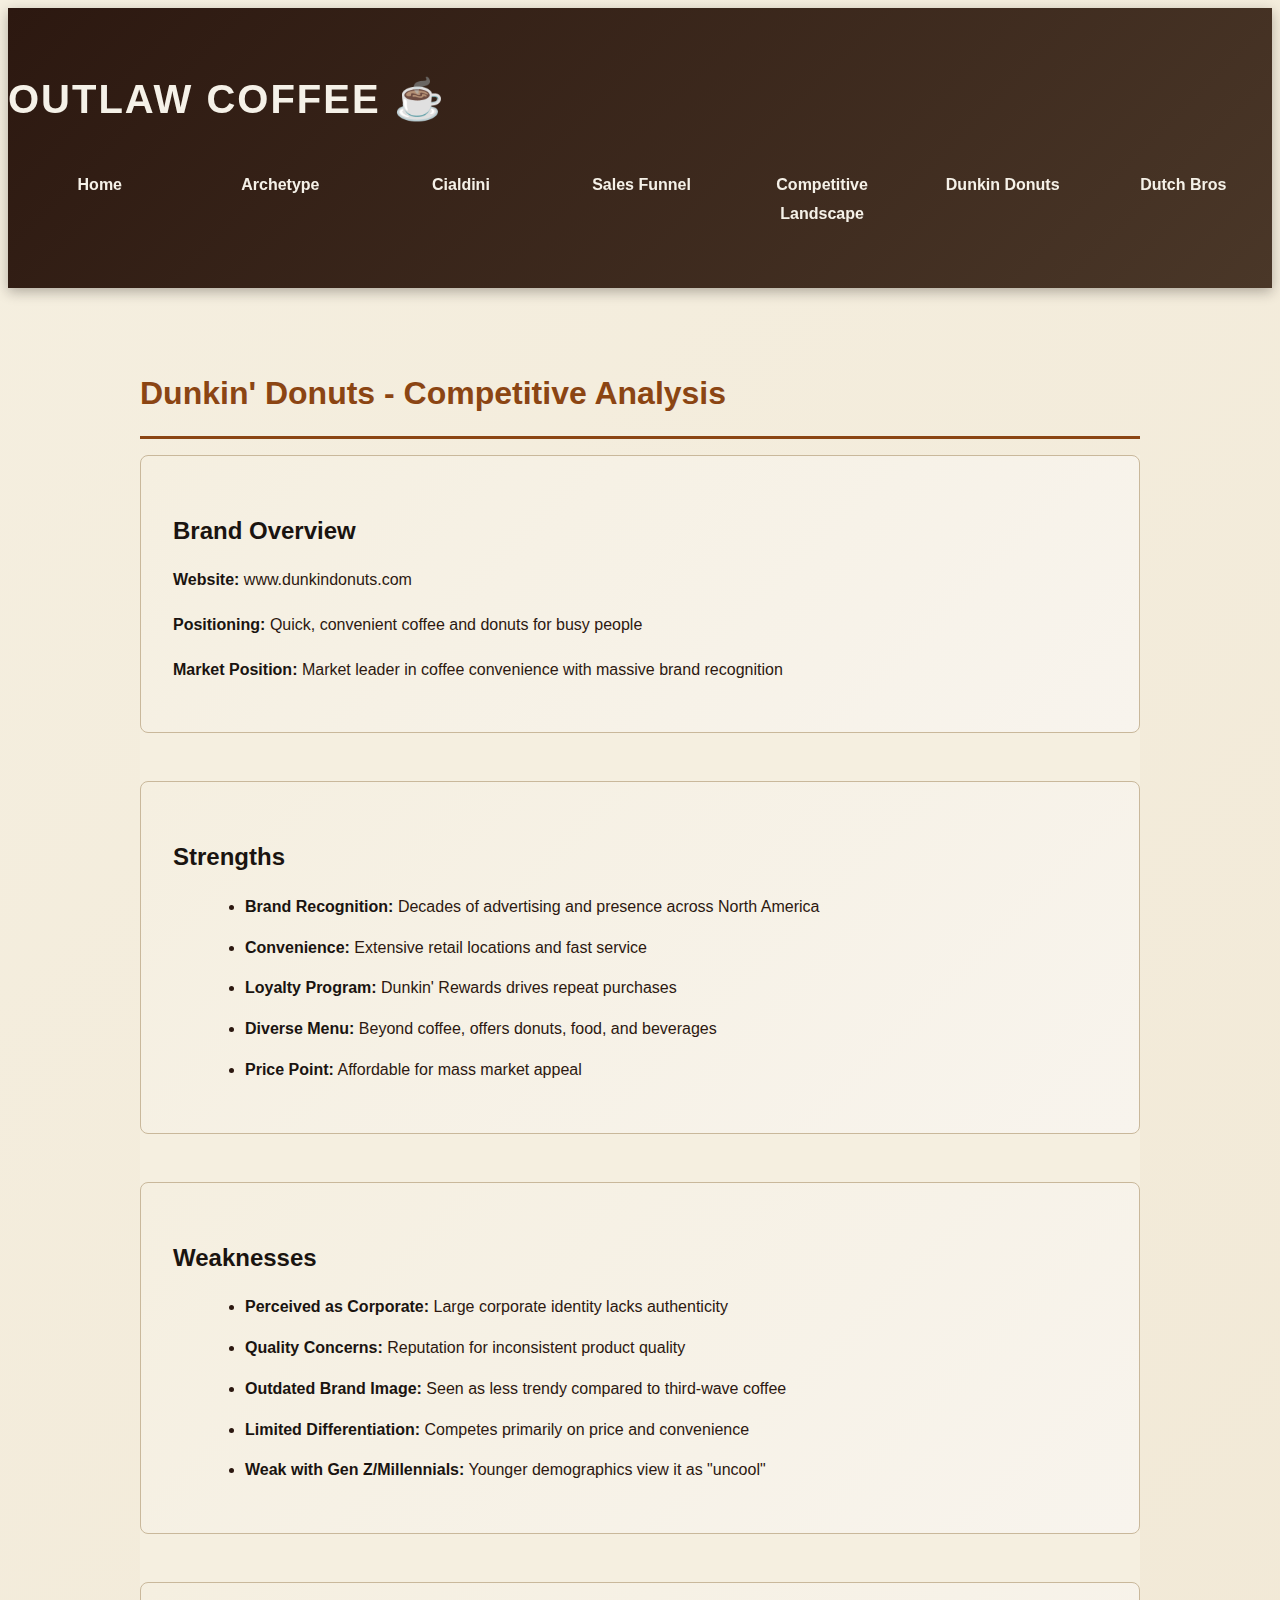
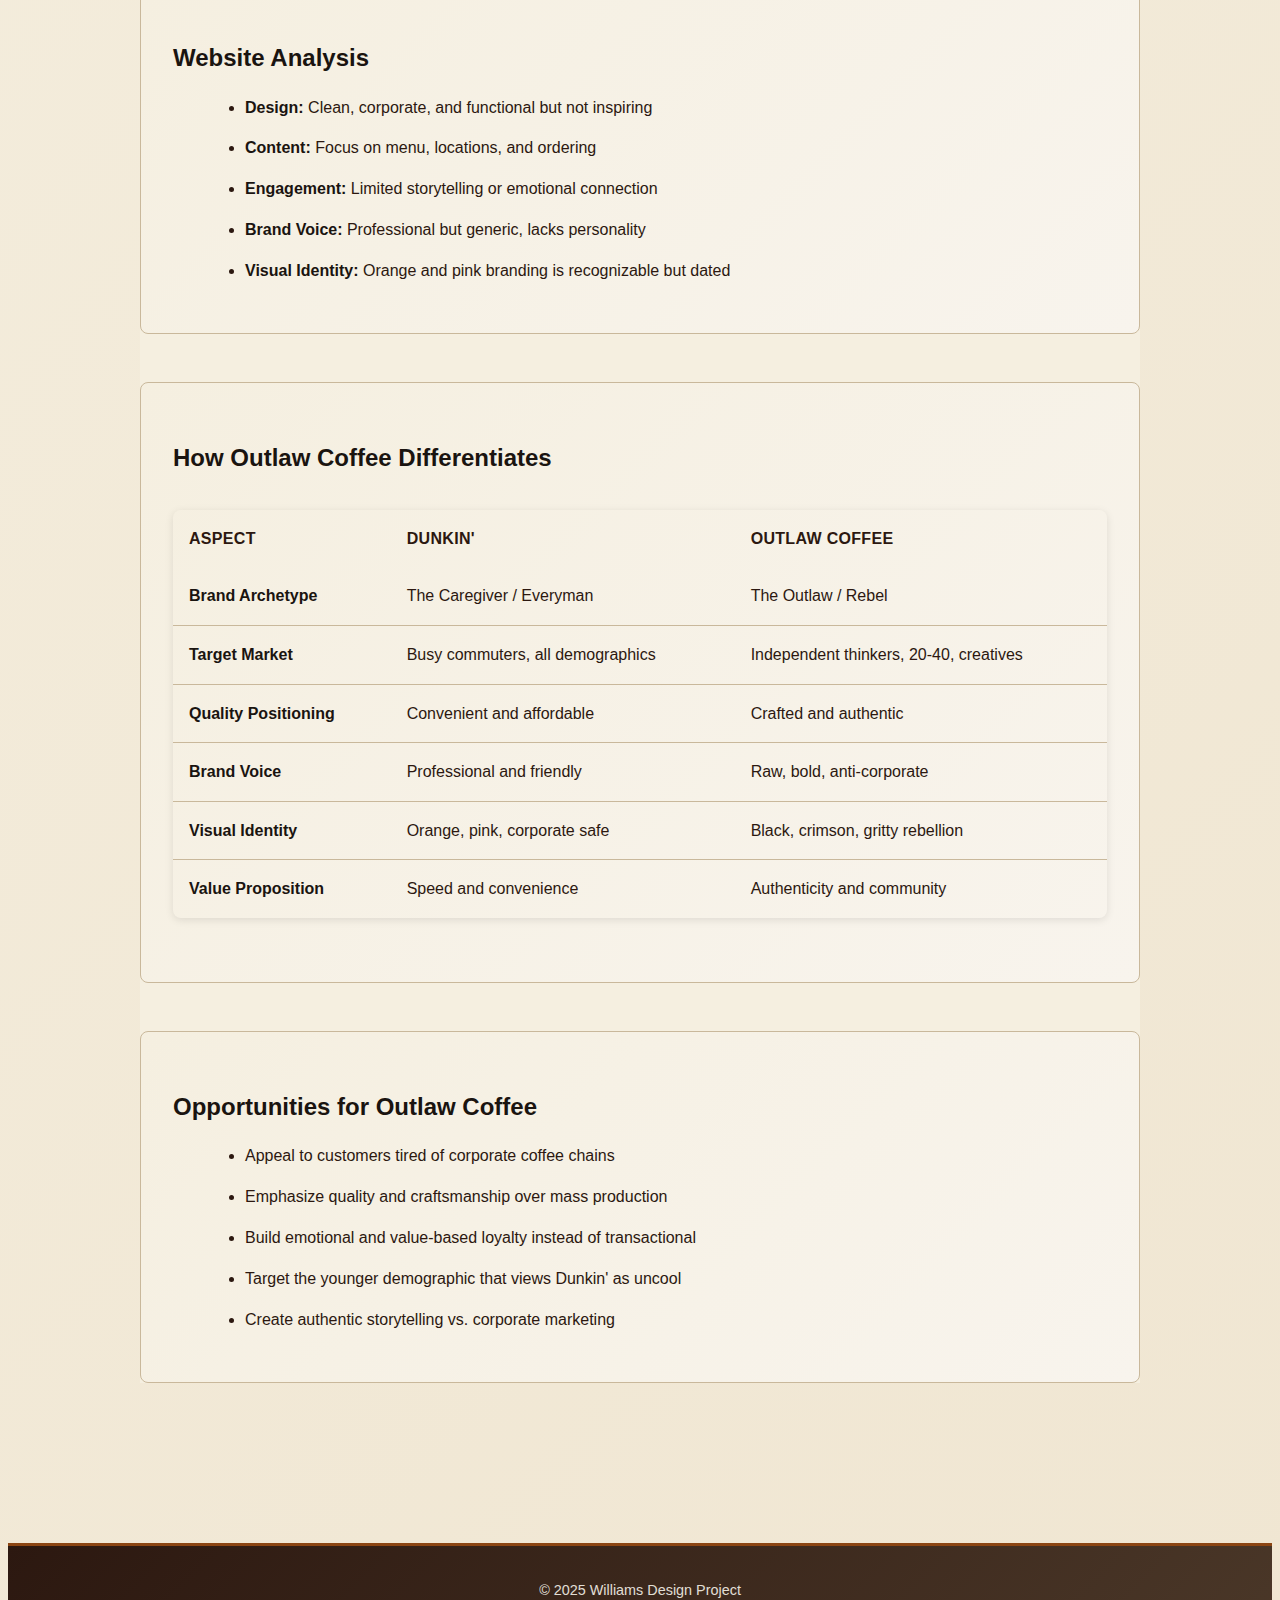
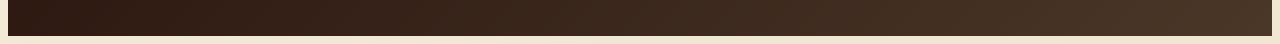
<file: dunkin-donuts.html>
<!DOCTYPE html>
<html lang="en">
<head>
  <meta charset="UTF-8">
  <meta name="viewport" content="width=device-width, initial-scale=1.0">
  <title>Dunkin' Donuts Competitive Analysis</title>
  <link rel="stylesheet" href="style.css">
</head>
<body>
  <header>
    <h1>Outlaw Coffee ☕</h1>
    <nav>
      <ul>
        <li><a href="index.html">Home</a></li>
        <li><a href="archetype.html">Archetype</a></li>
        <li><a href="cialdini.html">Cialdini</a></li>
        <li><a href="sales-funnel.html">Sales Funnel</a></li>
        <li><a href="competitive-landscape.html">Competitive Landscape</a></li>
        <li><a href="dunkin-donuts.html">Dunkin Donuts</a></li>
        <li><a href="dutch-bros.html">Dutch Bros</a></li>
      </ul>
    </nav>
  </header>

  <main>
    <h2>Dunkin' Donuts - Competitive Analysis</h2>
    <div class="content">
      <section>
        <h3>Brand Overview</h3>
        <p><strong>Website:</strong> www.dunkindonuts.com</p>
        <p><strong>Positioning:</strong> Quick, convenient coffee and donuts for busy people</p>
        <p><strong>Market Position:</strong> Market leader in coffee convenience with massive brand recognition</p>
      </section>

      <section>
        <h3>Strengths</h3>
        <ul>
          <li><strong>Brand Recognition:</strong> Decades of advertising and presence across North America</li>
          <li><strong>Convenience:</strong> Extensive retail locations and fast service</li>
          <li><strong>Loyalty Program:</strong> Dunkin' Rewards drives repeat purchases</li>
          <li><strong>Diverse Menu:</strong> Beyond coffee, offers donuts, food, and beverages</li>
          <li><strong>Price Point:</strong> Affordable for mass market appeal</li>
        </ul>
      </section>

      <section>
        <h3>Weaknesses</h3>
        <ul>
          <li><strong>Perceived as Corporate:</strong> Large corporate identity lacks authenticity</li>
          <li><strong>Quality Concerns:</strong> Reputation for inconsistent product quality</li>
          <li><strong>Outdated Brand Image:</strong> Seen as less trendy compared to third-wave coffee</li>
          <li><strong>Limited Differentiation:</strong> Competes primarily on price and convenience</li>
          <li><strong>Weak with Gen Z/Millennials:</strong> Younger demographics view it as "uncool"</li>
        </ul>
      </section>

      <section>
        <h3>Website Analysis</h3>
        <ul>
          <li><strong>Design:</strong> Clean, corporate, and functional but not inspiring</li>
          <li><strong>Content:</strong> Focus on menu, locations, and ordering</li>
          <li><strong>Engagement:</strong> Limited storytelling or emotional connection</li>
          <li><strong>Brand Voice:</strong> Professional but generic, lacks personality</li>
          <li><strong>Visual Identity:</strong> Orange and pink branding is recognizable but dated</li>
        </ul>
      </section>

      <section>
        <h3>How Outlaw Coffee Differentiates</h3>
        <table>
          <tr>
            <th>Aspect</th>
            <th>Dunkin'</th>
            <th>Outlaw Coffee</th>
          </tr>
          <tr>
            <td><strong>Brand Archetype</strong></td>
            <td>The Caregiver / Everyman</td>
            <td>The Outlaw / Rebel</td>
          </tr>
          <tr>
            <td><strong>Target Market</strong></td>
            <td>Busy commuters, all demographics</td>
            <td>Independent thinkers, 20-40, creatives</td>
          </tr>
          <tr>
            <td><strong>Quality Positioning</strong></td>
            <td>Convenient and affordable</td>
            <td>Crafted and authentic</td>
          </tr>
          <tr>
            <td><strong>Brand Voice</strong></td>
            <td>Professional and friendly</td>
            <td>Raw, bold, anti-corporate</td>
          </tr>
          <tr>
            <td><strong>Visual Identity</strong></td>
            <td>Orange, pink, corporate safe</td>
            <td>Black, crimson, gritty rebellion</td>
          </tr>
          <tr>
            <td><strong>Value Proposition</strong></td>
            <td>Speed and convenience</td>
            <td>Authenticity and community</td>
          </tr>
        </table>
      </section>

      <section>
        <h3>Opportunities for Outlaw Coffee</h3>
        <ul>
          <li>Appeal to customers tired of corporate coffee chains</li>
          <li>Emphasize quality and craftsmanship over mass production</li>
          <li>Build emotional and value-based loyalty instead of transactional</li>
          <li>Target the younger demographic that views Dunkin' as uncool</li>
          <li>Create authentic storytelling vs. corporate marketing</li>
        </ul>
      </section>
    </div>
  </main>

  <footer>
    <p>© 2025 Williams Design Project</p>
  </footer>
</body>
</html>
</file>
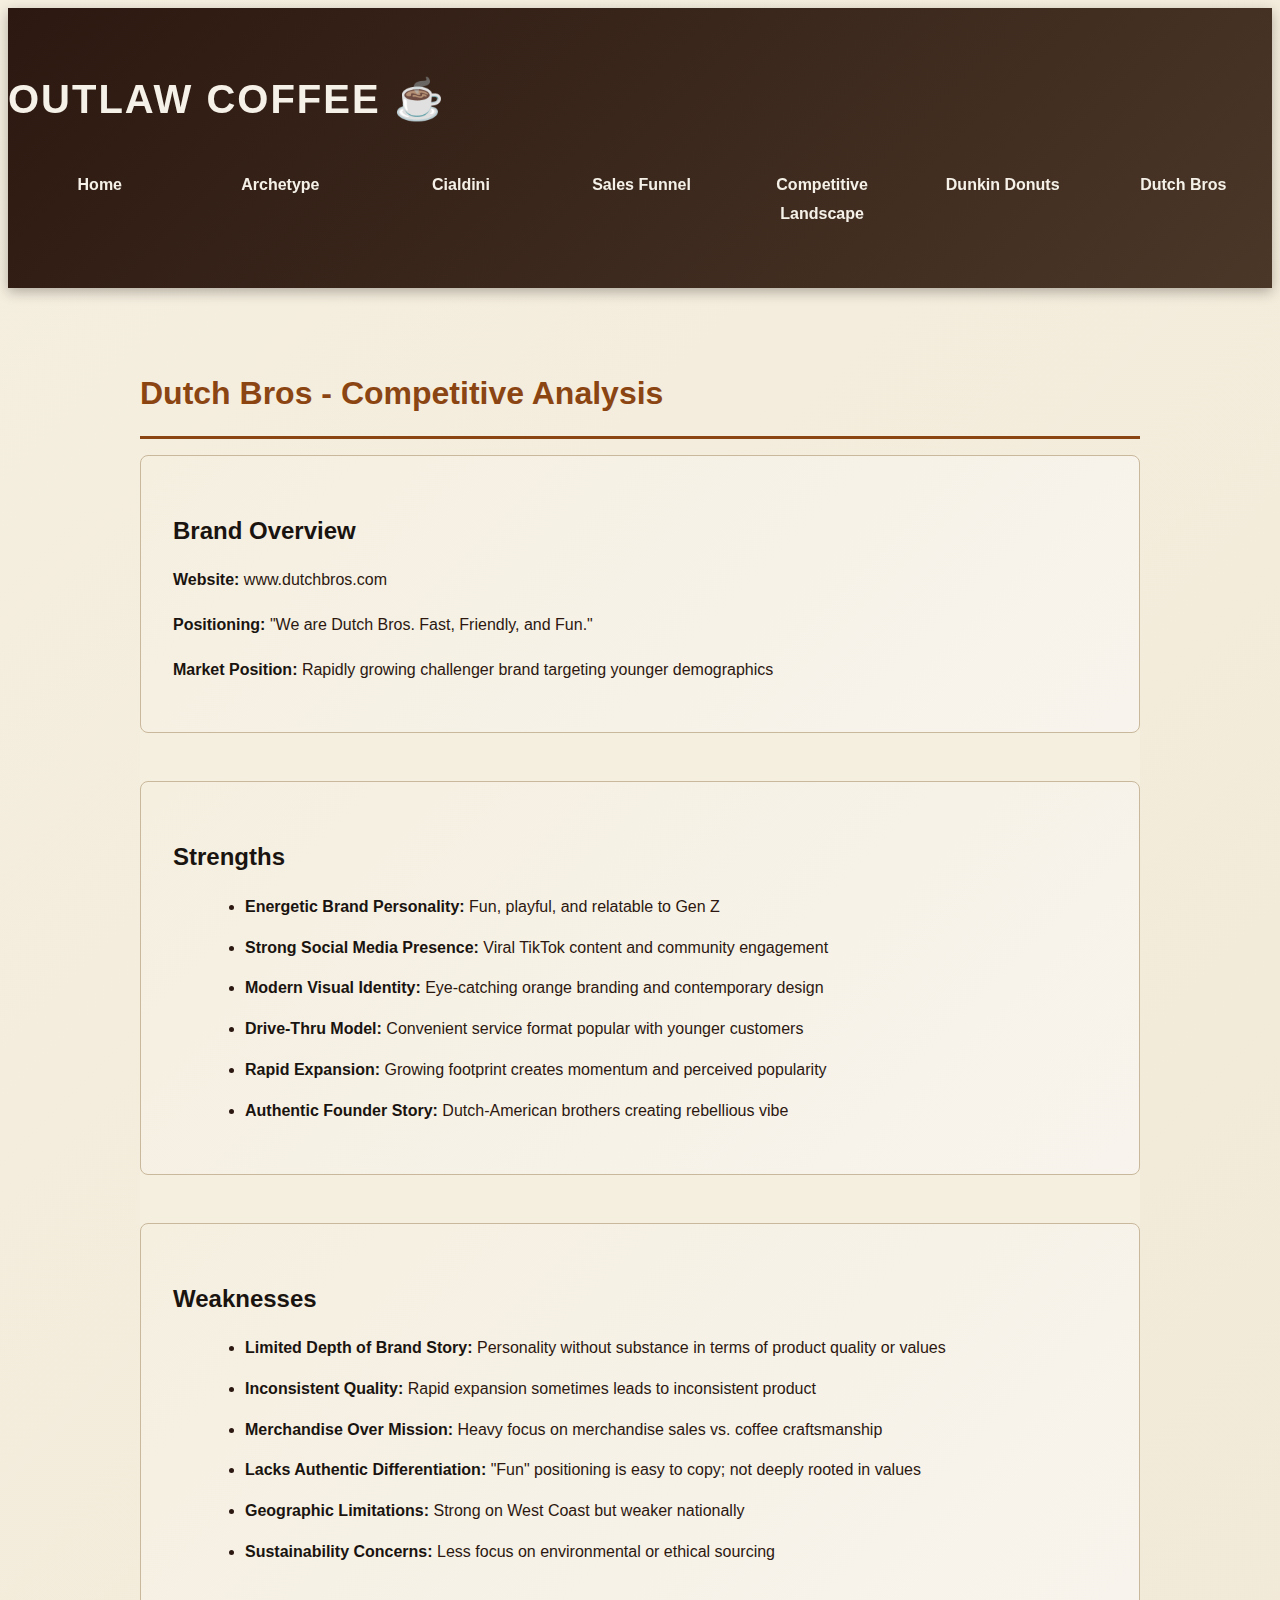
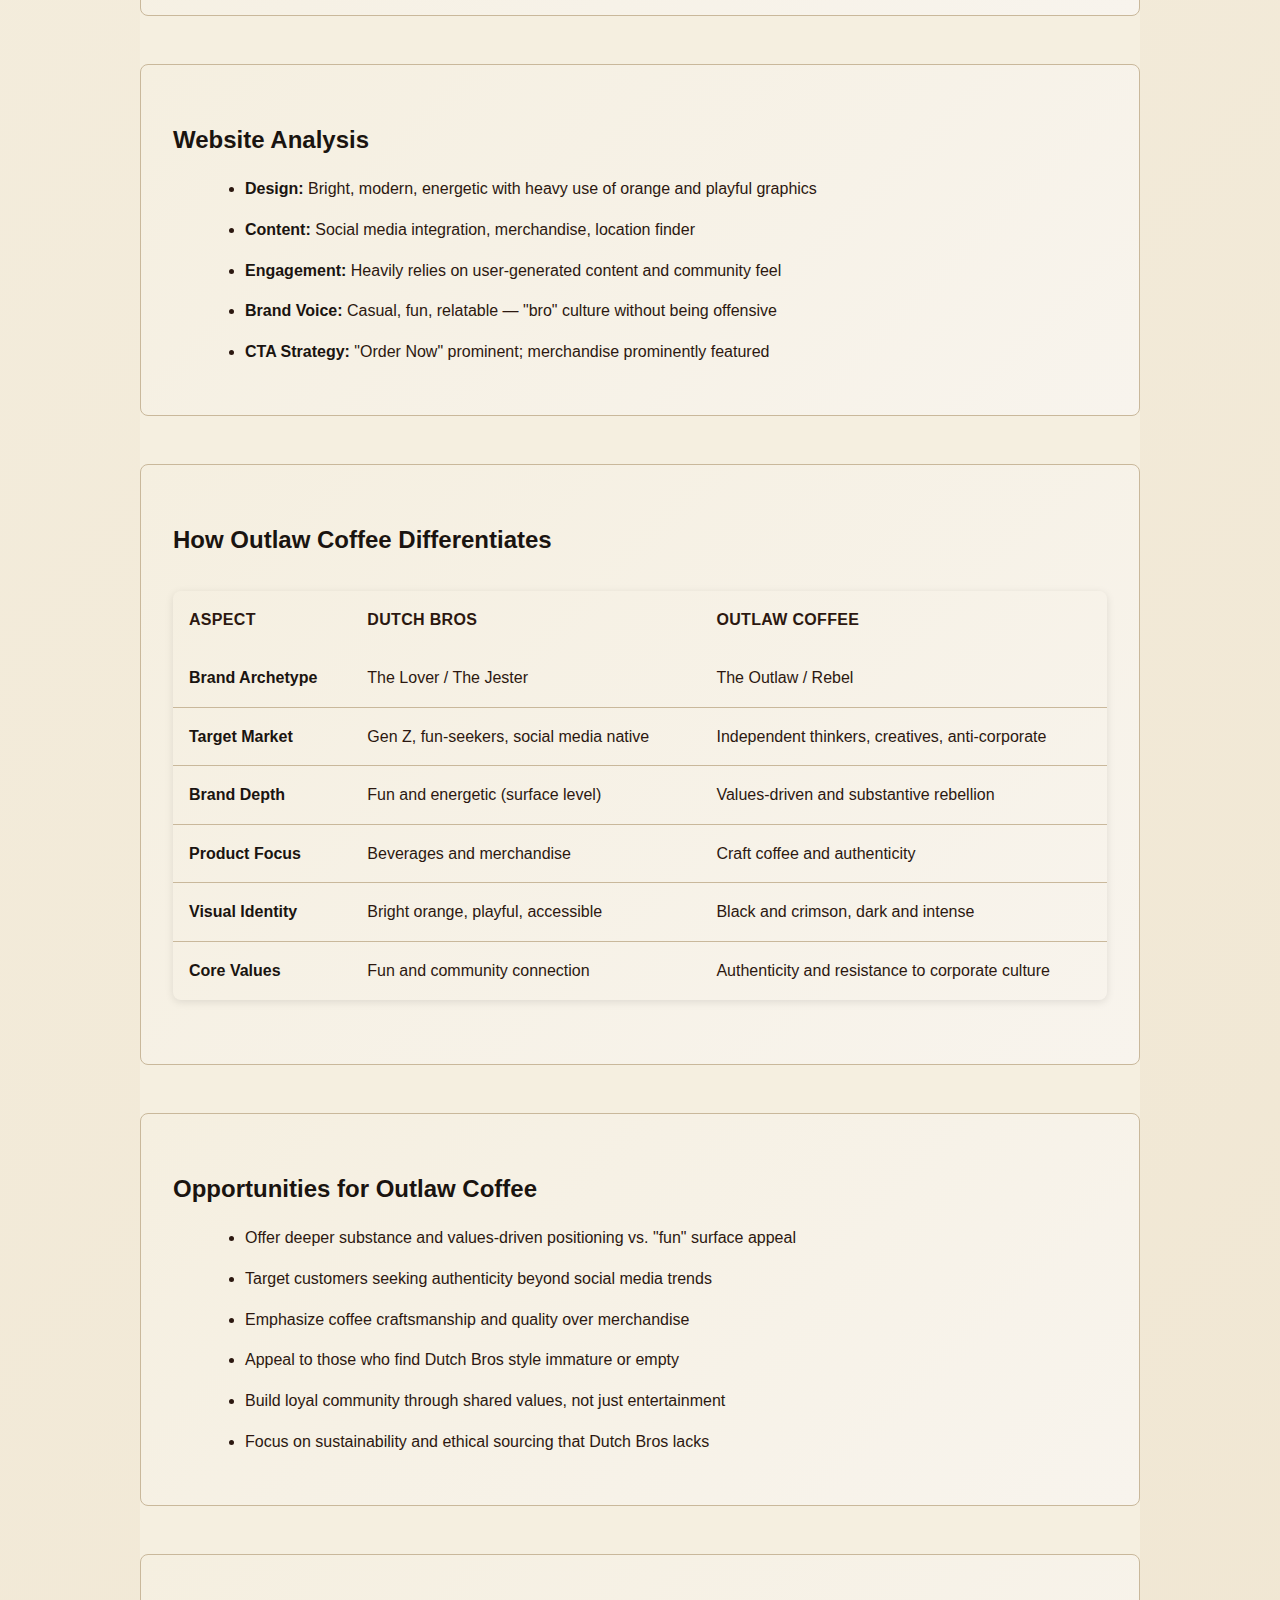
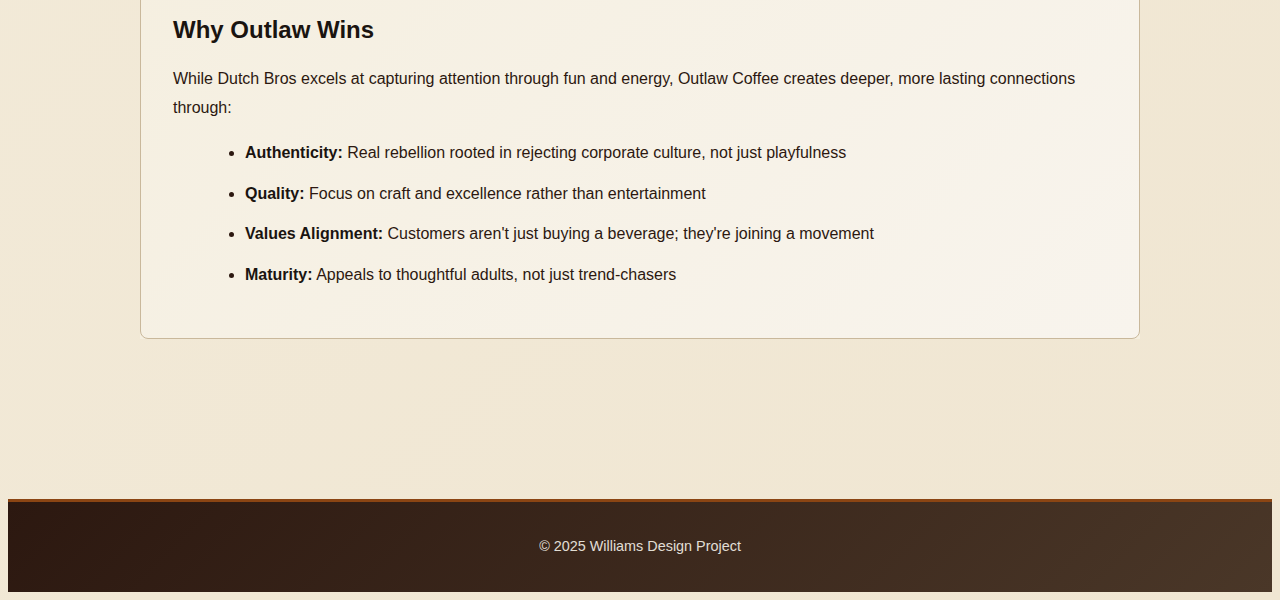
<file: dutch-bros.html>
<!DOCTYPE html>
<html lang="en">
<head>
  <meta charset="UTF-8">
  <meta name="viewport" content="width=device-width, initial-scale=1.0">
  <title>Dutch Bros Competitive Analysis</title>
  <link rel="stylesheet" href="style.css">
</head>
<body>
  <header>
    <h1>Outlaw Coffee ☕</h1>
    <nav>
      <ul>
        <li><a href="index.html">Home</a></li>
        <li><a href="archetype.html">Archetype</a></li>
        <li><a href="cialdini.html">Cialdini</a></li>
        <li><a href="sales-funnel.html">Sales Funnel</a></li>
        <li><a href="competitive-landscape.html">Competitive Landscape</a></li>
        <li><a href="dunkin-donuts.html">Dunkin Donuts</a></li>
        <li><a href="dutch-bros.html">Dutch Bros</a></li>
      </ul>
    </nav>
  </header>

  <main>
    <h2>Dutch Bros - Competitive Analysis</h2>
    <div class="content">
      <section>
        <h3>Brand Overview</h3>
        <p><strong>Website:</strong> www.dutchbros.com</p>
        <p><strong>Positioning:</strong> "We are Dutch Bros. Fast, Friendly, and Fun."</p>
        <p><strong>Market Position:</strong> Rapidly growing challenger brand targeting younger demographics</p>
      </section>

      <section>
        <h3>Strengths</h3>
        <ul>
          <li><strong>Energetic Brand Personality:</strong> Fun, playful, and relatable to Gen Z</li>
          <li><strong>Strong Social Media Presence:</strong> Viral TikTok content and community engagement</li>
          <li><strong>Modern Visual Identity:</strong> Eye-catching orange branding and contemporary design</li>
          <li><strong>Drive-Thru Model:</strong> Convenient service format popular with younger customers</li>
          <li><strong>Rapid Expansion:</strong> Growing footprint creates momentum and perceived popularity</li>
          <li><strong>Authentic Founder Story:</strong> Dutch-American brothers creating rebellious vibe</li>
        </ul>
      </section>

      <section>
        <h3>Weaknesses</h3>
        <ul>
          <li><strong>Limited Depth of Brand Story:</strong> Personality without substance in terms of product quality or values</li>
          <li><strong>Inconsistent Quality:</strong> Rapid expansion sometimes leads to inconsistent product</li>
          <li><strong>Merchandise Over Mission:</strong> Heavy focus on merchandise sales vs. coffee craftsmanship</li>
          <li><strong>Lacks Authentic Differentiation:</strong> "Fun" positioning is easy to copy; not deeply rooted in values</li>
          <li><strong>Geographic Limitations:</strong> Strong on West Coast but weaker nationally</li>
          <li><strong>Sustainability Concerns:</strong> Less focus on environmental or ethical sourcing</li>
        </ul>
      </section>

      <section>
        <h3>Website Analysis</h3>
        <ul>
          <li><strong>Design:</strong> Bright, modern, energetic with heavy use of orange and playful graphics</li>
          <li><strong>Content:</strong> Social media integration, merchandise, location finder</li>
          <li><strong>Engagement:</strong> Heavily relies on user-generated content and community feel</li>
          <li><strong>Brand Voice:</strong> Casual, fun, relatable — "bro" culture without being offensive</li>
          <li><strong>CTA Strategy:</strong> "Order Now" prominent; merchandise prominently featured</li>
        </ul>
      </section>

      <section>
        <h3>How Outlaw Coffee Differentiates</h3>
        <table>
          <tr>
            <th>Aspect</th>
            <th>Dutch Bros</th>
            <th>Outlaw Coffee</th>
          </tr>
          <tr>
            <td><strong>Brand Archetype</strong></td>
            <td>The Lover / The Jester</td>
            <td>The Outlaw / Rebel</td>
          </tr>
          <tr>
            <td><strong>Target Market</strong></td>
            <td>Gen Z, fun-seekers, social media native</td>
            <td>Independent thinkers, creatives, anti-corporate</td>
          </tr>
          <tr>
            <td><strong>Brand Depth</strong></td>
            <td>Fun and energetic (surface level)</td>
            <td>Values-driven and substantive rebellion</td>
          </tr>
          <tr>
            <td><strong>Product Focus</strong></td>
            <td>Beverages and merchandise</td>
            <td>Craft coffee and authenticity</td>
          </tr>
          <tr>
            <td><strong>Visual Identity</strong></td>
            <td>Bright orange, playful, accessible</td>
            <td>Black and crimson, dark and intense</td>
          </tr>
          <tr>
            <td><strong>Core Values</strong></td>
            <td>Fun and community connection</td>
            <td>Authenticity and resistance to corporate culture</td>
          </tr>
        </table>
      </section>

      <section>
        <h3>Opportunities for Outlaw Coffee</h3>
        <ul>
          <li>Offer deeper substance and values-driven positioning vs. "fun" surface appeal</li>
          <li>Target customers seeking authenticity beyond social media trends</li>
          <li>Emphasize coffee craftsmanship and quality over merchandise</li>
          <li>Appeal to those who find Dutch Bros style immature or empty</li>
          <li>Build loyal community through shared values, not just entertainment</li>
          <li>Focus on sustainability and ethical sourcing that Dutch Bros lacks</li>
        </ul>
      </section>

      <section>
        <h3>Why Outlaw Wins</h3>
        <p>While Dutch Bros excels at capturing attention through fun and energy, Outlaw Coffee creates deeper, more lasting connections through:</p>
        <ul>
          <li><strong>Authenticity:</strong> Real rebellion rooted in rejecting corporate culture, not just playfulness</li>
          <li><strong>Quality:</strong> Focus on craft and excellence rather than entertainment</li>
          <li><strong>Values Alignment:</strong> Customers aren't just buying a beverage; they're joining a movement</li>
          <li><strong>Maturity:</strong> Appeals to thoughtful adults, not just trend-chasers</li>
        </ul>
      </section>
    </div>
  </main>

  <footer>
    <p>© 2025 Williams Design Project</p>
  </footer>
</body>
</html>
</file>
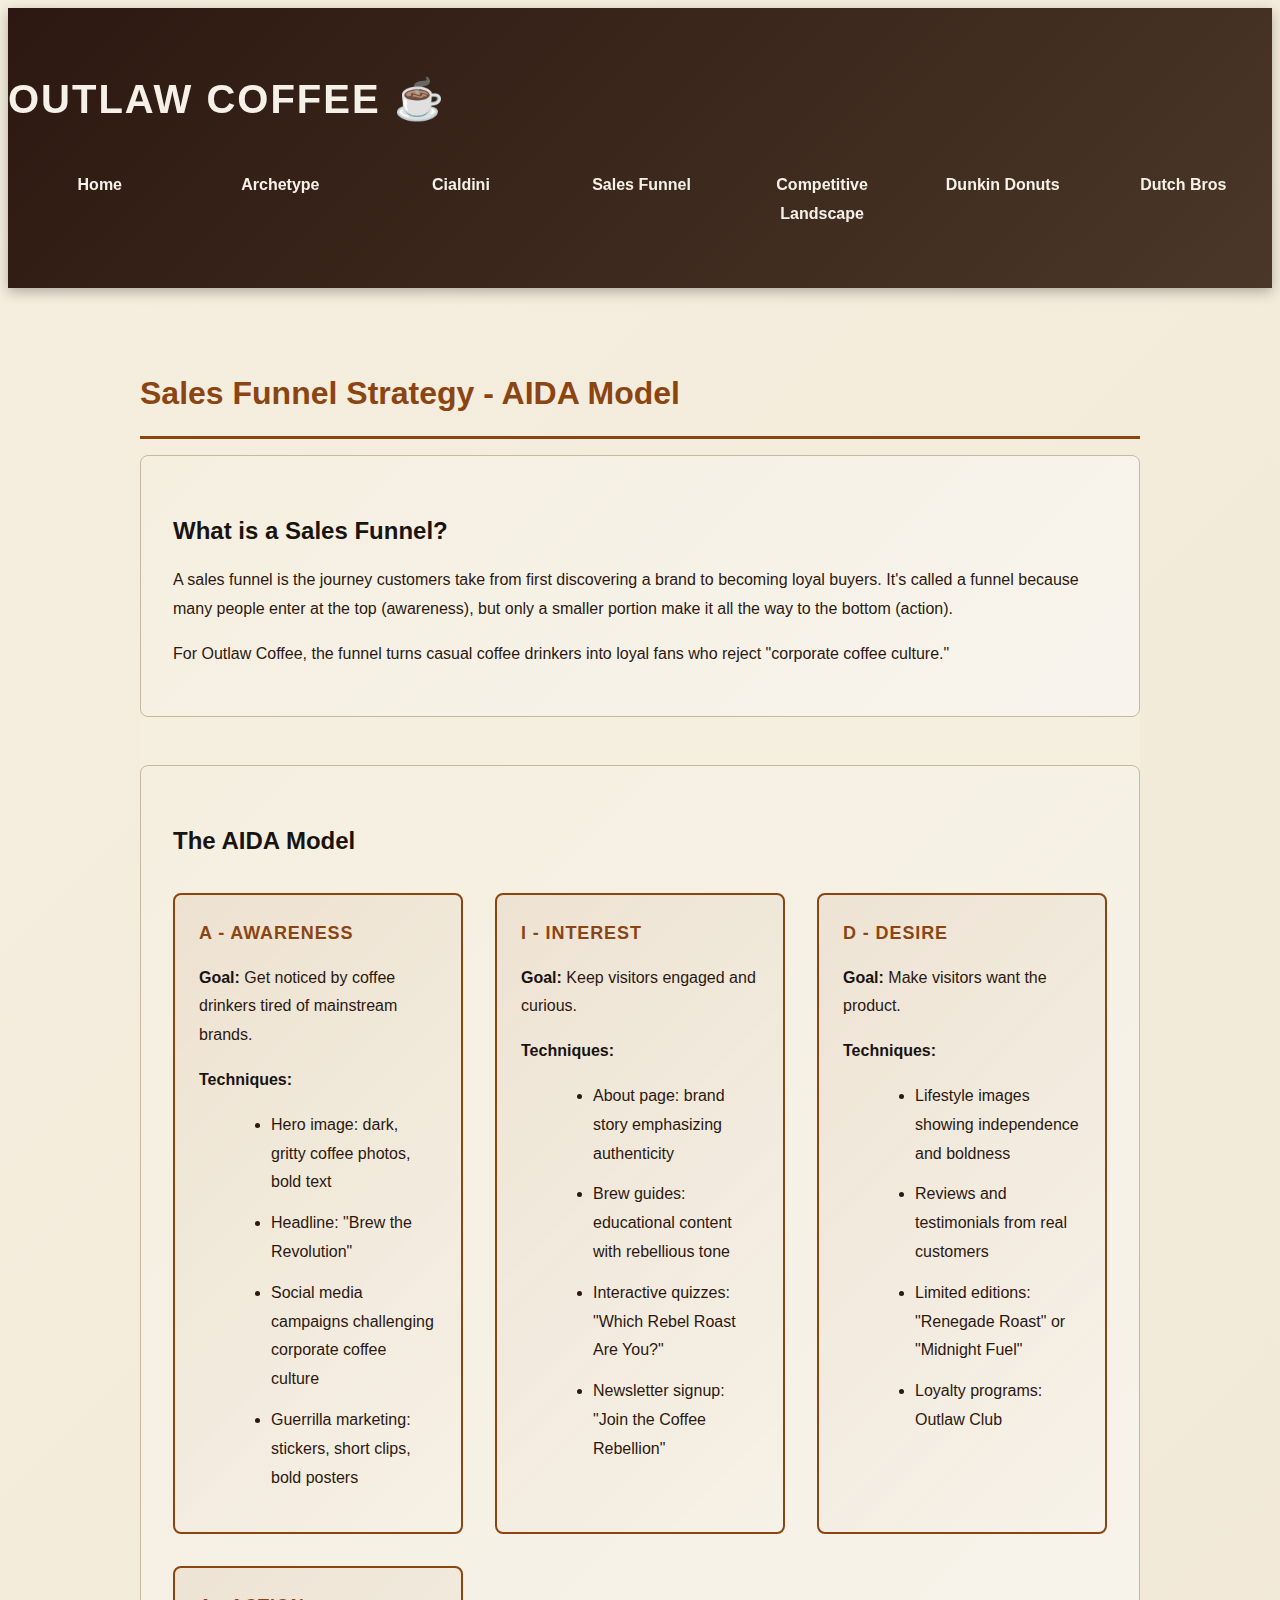
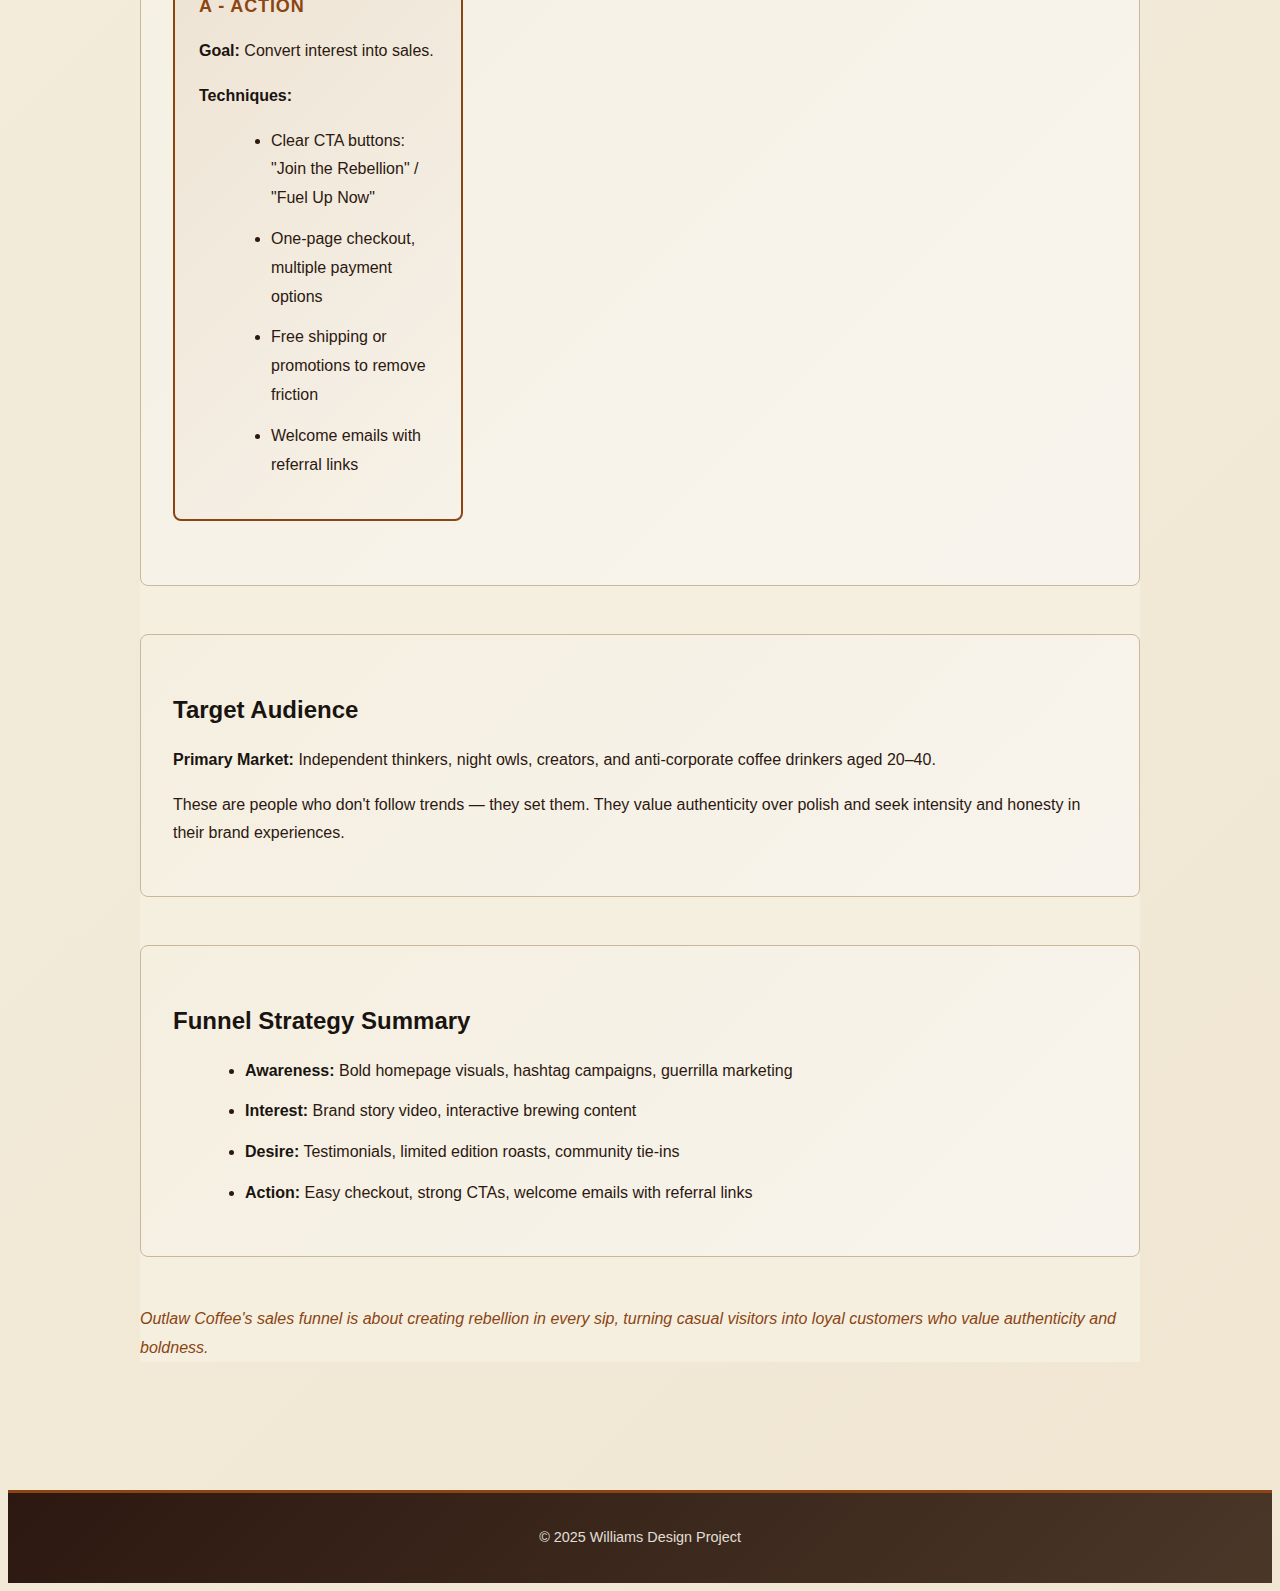
<file: sales-funnel.html>
<!DOCTYPE html>
<html lang="en">
<head>
  <meta charset="UTF-8">
  <meta name="viewport" content="width=device-width, initial-scale=1.0">
  <title>Sales Funnel - Outlaw Coffee</title>
  <link rel="stylesheet" href="style.css">
</head>
<body>
  <header>
    <h1>Outlaw Coffee ☕</h1>
    <nav>
      <ul>
        <li><a href="index.html">Home</a></li>
        <li><a href="archetype.html">Archetype</a></li>
        <li><a href="cialdini.html">Cialdini</a></li>
        <li><a href="sales-funnel.html">Sales Funnel</a></li>
        <li><a href="competitive-landscape.html">Competitive Landscape</a></li>
        <li><a href="dunkin-donuts.html">Dunkin Donuts</a></li>
        <li><a href="dutch-bros.html">Dutch Bros</a></li>
      </ul>
    </nav>
  </header>

  <main>
    <h2>Sales Funnel Strategy - AIDA Model</h2>
    <div class="content">
      <section>
        <h3>What is a Sales Funnel?</h3>
        <p>A sales funnel is the journey customers take from first discovering a brand to becoming loyal buyers. It's called a funnel because many people enter at the top (awareness), but only a smaller portion make it all the way to the bottom (action).</p>
        <p>For Outlaw Coffee, the funnel turns casual coffee drinkers into loyal fans who reject "corporate coffee culture."</p>
      </section>

      <section>
        <h3>The AIDA Model</h3>
        <div class="aida-stages">
          <div class="stage">
            <h4>A - Awareness</h4>
            <p><strong>Goal:</strong> Get noticed by coffee drinkers tired of mainstream brands.</p>
            <p><strong>Techniques:</strong></p>
            <ul>
              <li>Hero image: dark, gritty coffee photos, bold text</li>
              <li>Headline: "Brew the Revolution"</li>
              <li>Social media campaigns challenging corporate coffee culture</li>
              <li>Guerrilla marketing: stickers, short clips, bold posters</li>
            </ul>
          </div>

          <div class="stage">
            <h4>I - Interest</h4>
            <p><strong>Goal:</strong> Keep visitors engaged and curious.</p>
            <p><strong>Techniques:</strong></p>
            <ul>
              <li>About page: brand story emphasizing authenticity</li>
              <li>Brew guides: educational content with rebellious tone</li>
              <li>Interactive quizzes: "Which Rebel Roast Are You?"</li>
              <li>Newsletter signup: "Join the Coffee Rebellion"</li>
            </ul>
          </div>

          <div class="stage">
            <h4>D - Desire</h4>
            <p><strong>Goal:</strong> Make visitors want the product.</p>
            <p><strong>Techniques:</strong></p>
            <ul>
              <li>Lifestyle images showing independence and boldness</li>
              <li>Reviews and testimonials from real customers</li>
              <li>Limited editions: "Renegade Roast" or "Midnight Fuel"</li>
              <li>Loyalty programs: Outlaw Club</li>
            </ul>
          </div>

          <div class="stage">
            <h4>A - Action</h4>
            <p><strong>Goal:</strong> Convert interest into sales.</p>
            <p><strong>Techniques:</strong></p>
            <ul>
              <li>Clear CTA buttons: "Join the Rebellion" / "Fuel Up Now"</li>
              <li>One-page checkout, multiple payment options</li>
              <li>Free shipping or promotions to remove friction</li>
              <li>Welcome emails with referral links</li>
            </ul>
          </div>
        </div>
      </section>

      <section>
        <h3>Target Audience</h3>
        <p><strong>Primary Market:</strong> Independent thinkers, night owls, creators, and anti-corporate coffee drinkers aged 20–40.</p>
        <p>These are people who don't follow trends — they set them. They value authenticity over polish and seek intensity and honesty in their brand experiences.</p>
      </section>

      <section>
        <h3>Funnel Strategy Summary</h3>
        <ul>
          <li><strong>Awareness:</strong> Bold homepage visuals, hashtag campaigns, guerrilla marketing</li>
          <li><strong>Interest:</strong> Brand story video, interactive brewing content</li>
          <li><strong>Desire:</strong> Testimonials, limited edition roasts, community tie-ins</li>
          <li><strong>Action:</strong> Easy checkout, strong CTAs, welcome emails with referral links</li>
        </ul>
      </section>

      <p><em>Outlaw Coffee's sales funnel is about creating rebellion in every sip, turning casual visitors into loyal customers who value authenticity and boldness.</em></p>
    </div>
  </main>

  <footer>
    <p>© 2025 Williams Design Project</p>
  </footer>
</body>
</html>
</file>
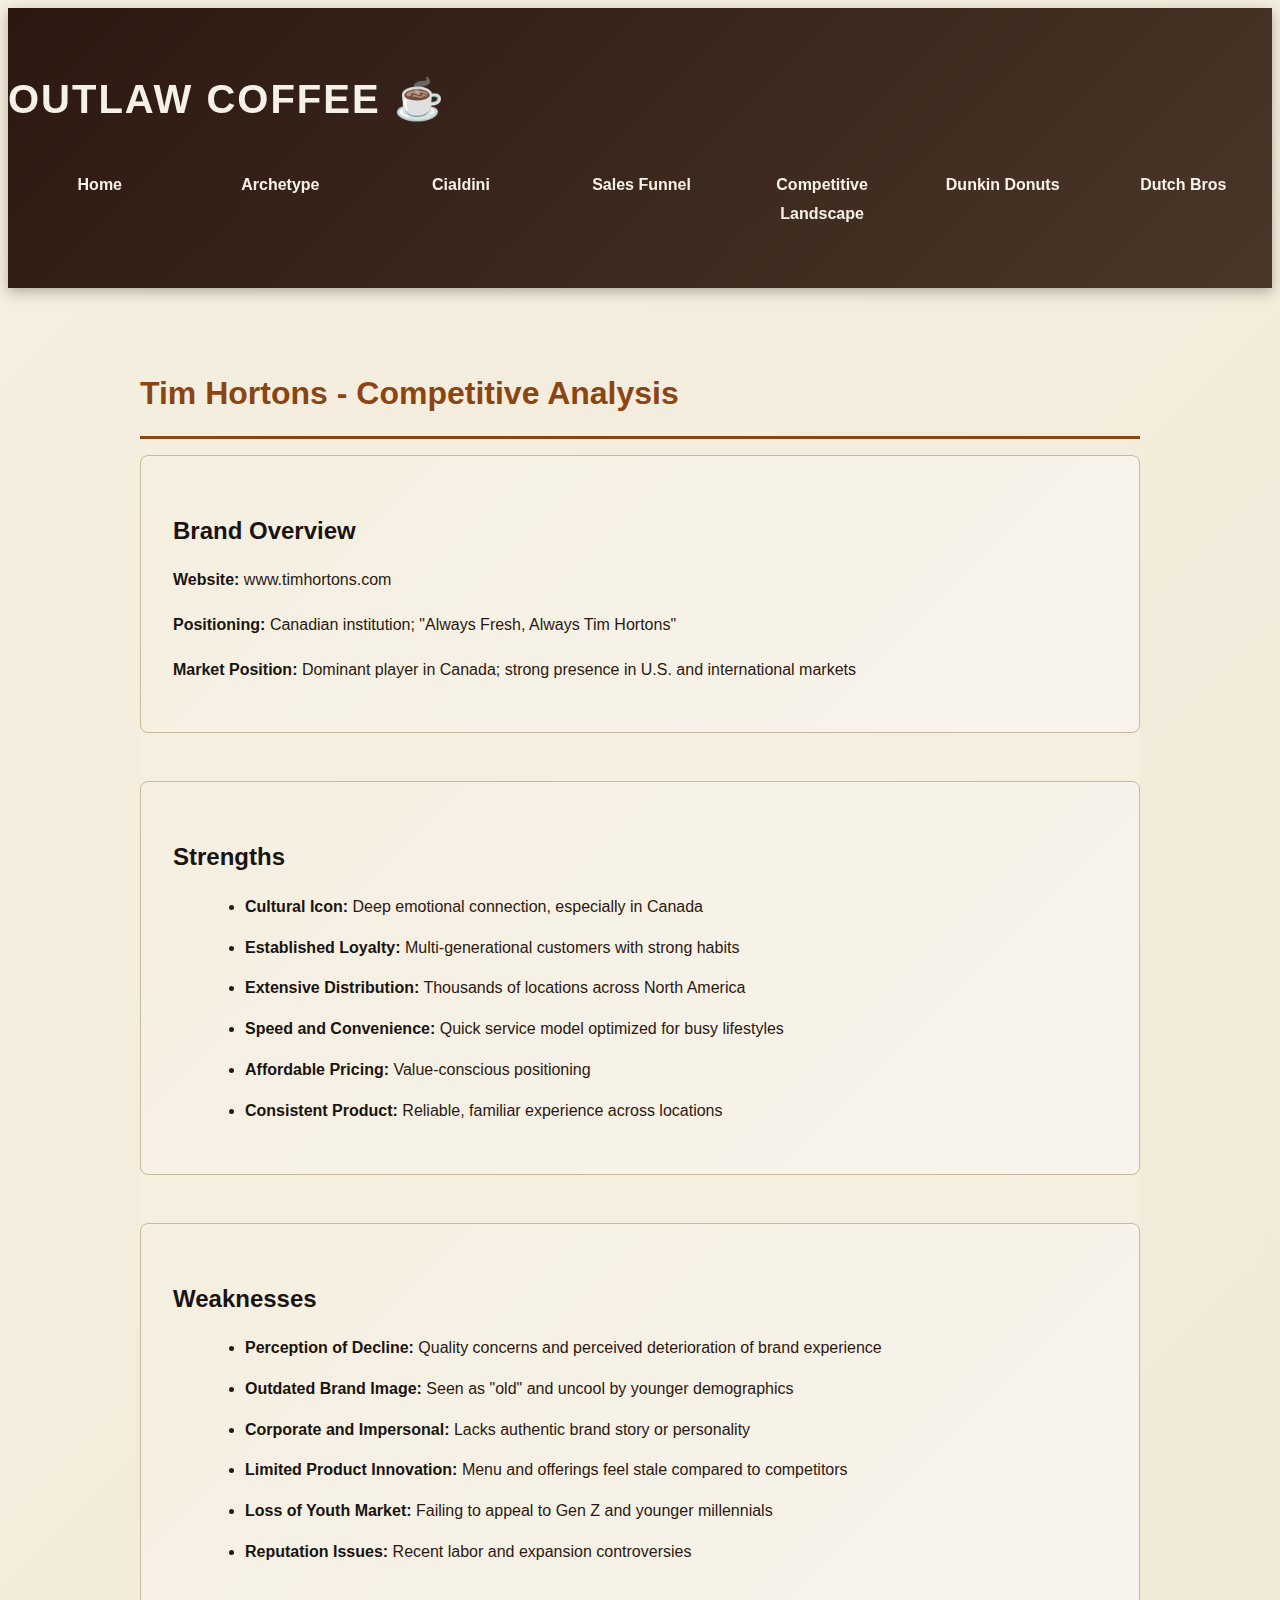
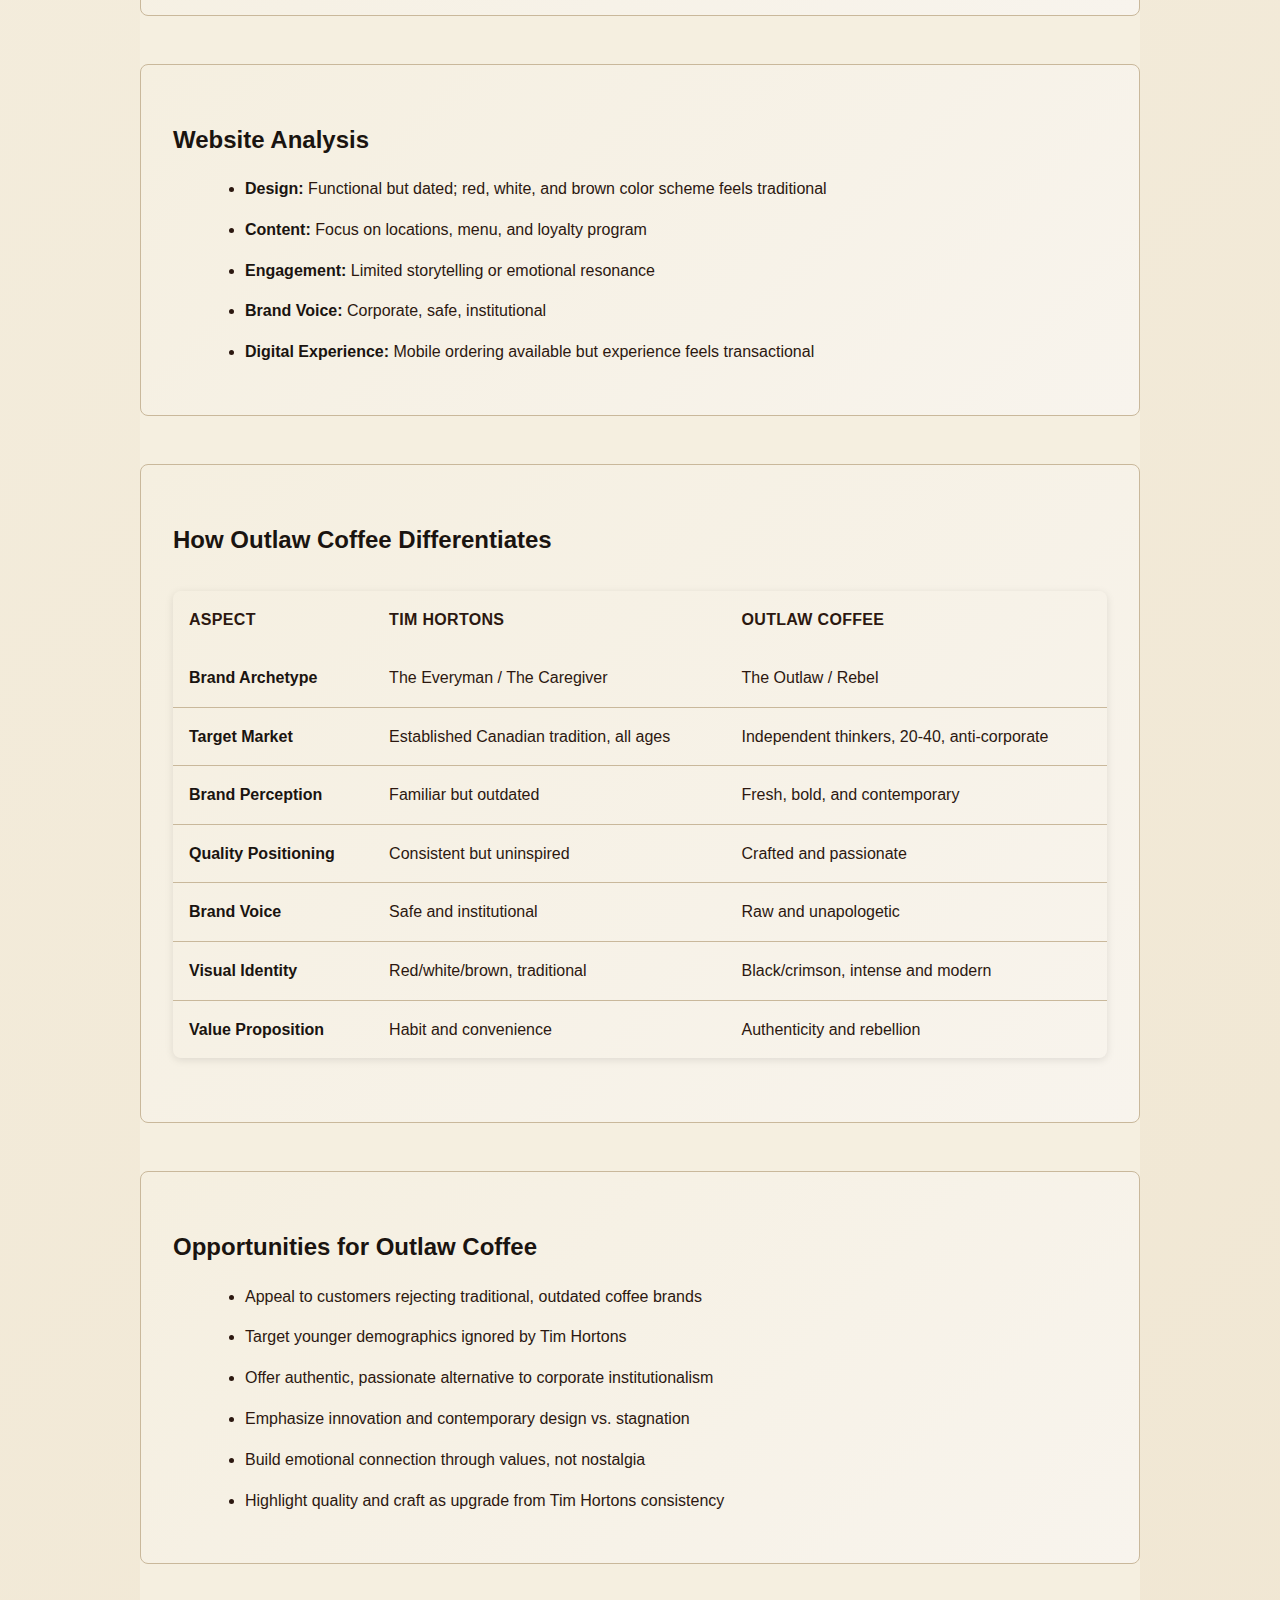
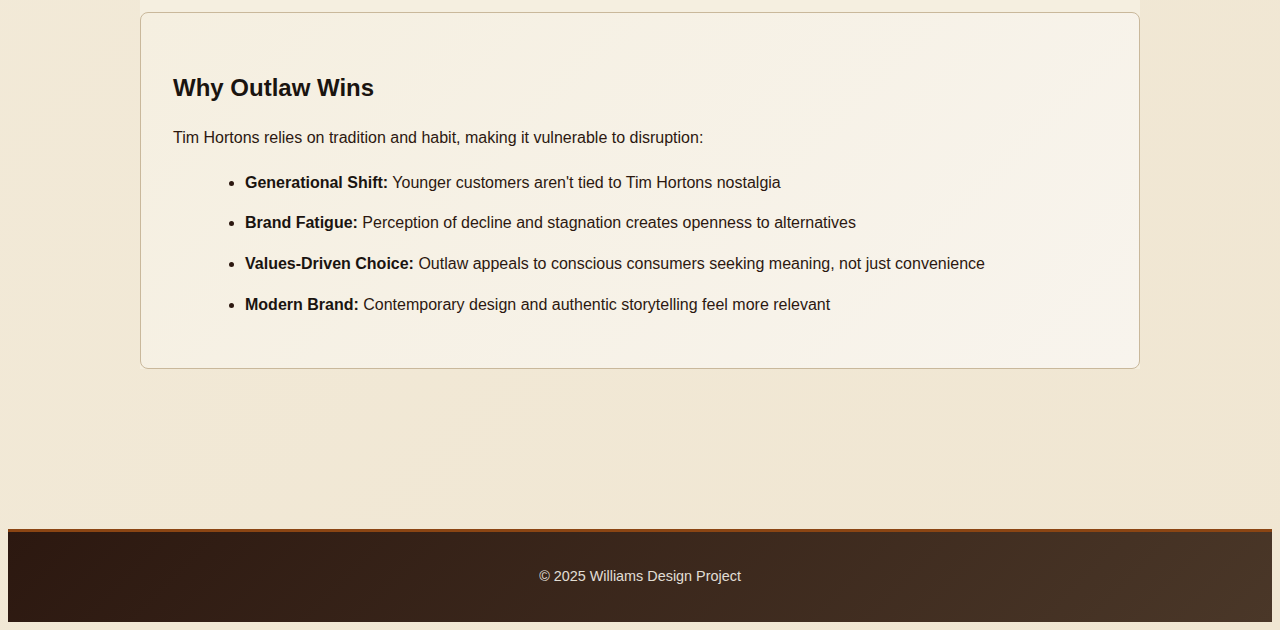
<file: tim-hortons.html>
<!DOCTYPE html>
<html lang="en">
<head>
  <meta charset="UTF-8">
  <meta name="viewport" content="width=device-width, initial-scale=1.0">
  <title>Tim Hortons Competitive Analysis</title>
  <link rel="stylesheet" href="style.css">
</head>
<body>
  <header>
    <h1>Outlaw Coffee ☕</h1>
    <nav>
      <ul>
        <li><a href="index.html">Home</a></li>
        <li><a href="archetype.html">Archetype</a></li>
        <li><a href="cialdini.html">Cialdini</a></li>
        <li><a href="sales-funnel.html">Sales Funnel</a></li>
        <li><a href="competitive-landscape.html">Competitive Landscape</a></li>
        <li><a href="dunkin-donuts.html">Dunkin Donuts</a></li>
        <li><a href="dutch-bros.html">Dutch Bros</a></li>
      </ul>
    </nav>
  </header>

  <main>
    <h2>Tim Hortons - Competitive Analysis</h2>
    <div class="content">
      <section>
        <h3>Brand Overview</h3>
        <p><strong>Website:</strong> www.timhortons.com</p>
        <p><strong>Positioning:</strong> Canadian institution; "Always Fresh, Always Tim Hortons"</p>
        <p><strong>Market Position:</strong> Dominant player in Canada; strong presence in U.S. and international markets</p>
      </section>

      <section>
        <h3>Strengths</h3>
        <ul>
          <li><strong>Cultural Icon:</strong> Deep emotional connection, especially in Canada</li>
          <li><strong>Established Loyalty:</strong> Multi-generational customers with strong habits</li>
          <li><strong>Extensive Distribution:</strong> Thousands of locations across North America</li>
          <li><strong>Speed and Convenience:</strong> Quick service model optimized for busy lifestyles</li>
          <li><strong>Affordable Pricing:</strong> Value-conscious positioning</li>
          <li><strong>Consistent Product:</strong> Reliable, familiar experience across locations</li>
        </ul>
      </section>

      <section>
        <h3>Weaknesses</h3>
        <ul>
          <li><strong>Perception of Decline:</strong> Quality concerns and perceived deterioration of brand experience</li>
          <li><strong>Outdated Brand Image:</strong> Seen as "old" and uncool by younger demographics</li>
          <li><strong>Corporate and Impersonal:</strong> Lacks authentic brand story or personality</li>
          <li><strong>Limited Product Innovation:</strong> Menu and offerings feel stale compared to competitors</li>
          <li><strong>Loss of Youth Market:</strong> Failing to appeal to Gen Z and younger millennials</li>
          <li><strong>Reputation Issues:</strong> Recent labor and expansion controversies</li>
        </ul>
      </section>

      <section>
        <h3>Website Analysis</h3>
        <ul>
          <li><strong>Design:</strong> Functional but dated; red, white, and brown color scheme feels traditional</li>
          <li><strong>Content:</strong> Focus on locations, menu, and loyalty program</li>
          <li><strong>Engagement:</strong> Limited storytelling or emotional resonance</li>
          <li><strong>Brand Voice:</strong> Corporate, safe, institutional</li>
          <li><strong>Digital Experience:</strong> Mobile ordering available but experience feels transactional</li>
        </ul>
      </section>

      <section>
        <h3>How Outlaw Coffee Differentiates</h3>
        <table>
          <tr>
            <th>Aspect</th>
            <th>Tim Hortons</th>
            <th>Outlaw Coffee</th>
          </tr>
          <tr>
            <td><strong>Brand Archetype</strong></td>
            <td>The Everyman / The Caregiver</td>
            <td>The Outlaw / Rebel</td>
          </tr>
          <tr>
            <td><strong>Target Market</strong></td>
            <td>Established Canadian tradition, all ages</td>
            <td>Independent thinkers, 20-40, anti-corporate</td>
          </tr>
          <tr>
            <td><strong>Brand Perception</strong></td>
            <td>Familiar but outdated</td>
            <td>Fresh, bold, and contemporary</td>
          </tr>
          <tr>
            <td><strong>Quality Positioning</strong></td>
            <td>Consistent but uninspired</td>
            <td>Crafted and passionate</td>
          </tr>
          <tr>
            <td><strong>Brand Voice</strong></td>
            <td>Safe and institutional</td>
            <td>Raw and unapologetic</td>
          </tr>
          <tr>
            <td><strong>Visual Identity</strong></td>
            <td>Red/white/brown, traditional</td>
            <td>Black/crimson, intense and modern</td>
          </tr>
          <tr>
            <td><strong>Value Proposition</strong></td>
            <td>Habit and convenience</td>
            <td>Authenticity and rebellion</td>
          </tr>
        </table>
      </section>

      <section>
        <h3>Opportunities for Outlaw Coffee</h3>
        <ul>
          <li>Appeal to customers rejecting traditional, outdated coffee brands</li>
          <li>Target younger demographics ignored by Tim Hortons</li>
          <li>Offer authentic, passionate alternative to corporate institutionalism</li>
          <li>Emphasize innovation and contemporary design vs. stagnation</li>
          <li>Build emotional connection through values, not nostalgia</li>
          <li>Highlight quality and craft as upgrade from Tim Hortons consistency</li>
        </ul>
      </section>

      <section>
        <h3>Why Outlaw Wins</h3>
        <p>Tim Hortons relies on tradition and habit, making it vulnerable to disruption:</p>
        <ul>
          <li><strong>Generational Shift:</strong> Younger customers aren't tied to Tim Hortons nostalgia</li>
          <li><strong>Brand Fatigue:</strong> Perception of decline and stagnation creates openness to alternatives</li>
          <li><strong>Values-Driven Choice:</strong> Outlaw appeals to conscious consumers seeking meaning, not just convenience</li>
          <li><strong>Modern Brand:</strong> Contemporary design and authentic storytelling feel more relevant</li>
        </ul>
      </section>
    </div>
  </main>

  <footer>
    <p>© 2025 Williams Design Project</p>
  </footer>
</body>
</html>
</file>
<file: style.css>
/* ==========================================================================
   Outlaw Coffee - Professional Brand Styling
   Dark, bold, and rebellious design system
   ========================================================================== */

/* ==========================================================================
   Color Palette - Coffee Theme
   ========================================================================== */
:root {
  --primary-black: #1a1410;
  --primary-crimson: #8B4513;
  --accent-gray: #8B7355;
  --accent-copper: #D2691E;
  --light-gray: #EDE4D3;
  --dark-gray: #2C1810;
  --white: #F5F1E8;
  --border-color: #C9B89B;
  --espresso: #2C1810;
  --coffee-brown: #4A3728;
  --mocha: #6F4E37;
  --latte: #D2B48C;
  --cream: #F5EFE0;
}

/* ==========================================================================
   Hero Section
   ========================================================================== */
.hero {
  background: linear-gradient(135deg, var(--espresso) 0%, var(--mocha) 100%);
  color: var(--cream);
  padding: 4rem 2rem;
  border-radius: 12px;
  margin-bottom: 3rem;
  display: flex;
  align-items: center;
  justify-content: space-between;
  gap: 3rem;
  box-shadow: 0 8px 32px rgba(26, 20, 16, 0.3);
}

.hero-content {
  flex: 1;
  min-width: 250px;
}

.hero h2 {
  color: var(--cream);
  border-bottom: 3px solid var(--primary-crimson);
  margin-top: 0;
  font-size: 2.5rem;
}

.hero-tagline {
  font-size: 1.5rem;
  font-weight: 700;
  color: var(--accent-copper);
  margin: 0.5rem 0 1rem 0;
}

.hero-description {
  font-size: 1.1rem;
  line-height: 1.8;
  color: var(--latte);
}

.hero-graphic {
  width: 200px;
  height: 200px;
  flex-shrink: 0;
  animation: steam 3s ease-in-out infinite;
}

@keyframes steam {
  0%, 100% { transform: translateY(0); }
  50% { transform: translateY(-10px); }
}

/* ==========================================================================
   Quiz Section
   ========================================================================== */
.quiz-container {
  display: grid;
  grid-template-columns: repeat(auto-fit, minmax(180px, 1fr));
  gap: 1.5rem;
  margin: 2rem 0;
}

.quiz-option {
  padding: 1.5rem;
  border: 2px solid var(--accent-gray);
  border-radius: 8px;
  background: linear-gradient(135deg, var(--cream) 0%, #FFFAF0 100%);
  cursor: pointer;
  transition: all 0.3s ease;
  text-align: center;
}

.quiz-option:hover {
  transform: translateY(-4px);
  border-color: var(--primary-crimson);
  box-shadow: 0 8px 16px rgba(139, 69, 19, 0.2);
  background: linear-gradient(135deg, #F5EFE0 0%, #FFF8DC 100%);
}

.quiz-option h4 {
  color: var(--espresso);
  margin-top: 0;
  margin-bottom: 0.5rem;
  font-size: 1.25rem;
}

.quiz-option p {
  font-size: 0.9rem;
  color: var(--mocha);
  margin: 0;
  line-height: 1.5;
}

.quiz-result {
  padding: 1.5rem;
  margin: 2rem 0;
  background: linear-gradient(135deg, rgba(139, 69, 19, 0.1) 0%, transparent 100%);
  border-left: 4px solid var(--primary-crimson);
  border-radius: 8px;
  color: var(--espresso);
  font-size: 1.05rem;
  line-height: 1.8;
}

/* ==========================================================================
   Newsletter Form
   ========================================================================== */
.newsletter-form {
  display: flex;
  gap: 1rem;
  margin: 1.5rem 0;
  flex-wrap: wrap;
}

.newsletter-form input {
  flex: 1;
  min-width: 250px;
  padding: 1rem;
  border: 2px solid var(--border-color);
  border-radius: 6px;
  font-size: 1rem;
  background: var(--cream);
  color: var(--espresso);
  transition: all 0.3s ease;
}

.newsletter-form input:focus {
  outline: none;
  border-color: var(--primary-crimson);
  box-shadow: 0 0 0 3px rgba(139, 69, 19, 0.1);
}

.newsletter-form button {
  padding: 1rem 2rem;
  background: linear-gradient(135deg, var(--primary-crimson) 0%, var(--accent-copper) 100%);
  color: var(--cream);
  border: none;
  border-radius: 6px;
  font-size: 1rem;
  font-weight: 700;
  cursor: pointer;
  transition: all 0.3s ease;
  text-transform: uppercase;
  letter-spacing: 0.05em;
  box-shadow: 0 4px 12px rgba(139, 69, 19, 0.2);
}

.newsletter-form button:hover {
  transform: translateY(-2px);
  box-shadow: 0 6px 16px rgba(139, 69, 19, 0.3);
}

.newsletter-form button:active {
  transform: translateY(0);
}

/* ==========================================================================
   Responsive - Hero Section
   ========================================================================== */
@media (max-width: 768px) {
  .hero {
    flex-direction: column;
    text-align: center;
    padding: 2rem;
  }

  .hero-graphic {
    width: 150px;
    height: 150px;
  }

  .quiz-container {
    grid-template-columns: 1fr;
  }

  .newsletter-form {
    flex-direction: column;
  }

  .newsletter-form input {
    min-width: auto;
  }
}

html {
  scroll-behavior: smooth;
}

body {
  font-family: -apple-system, BlinkMacSystemFont, 'Segoe UI', Roboto, Oxygen, Ubuntu, Cantarell, sans-serif;
  line-height: 1.6;
  color: var(--dark-gray);
  background: linear-gradient(135deg, var(--cream) 0%, #F0E6D2 100%);
  min-height: 100vh;
}

/* ==========================================================================
   Typography
   ========================================================================== */
h1 {
  font-size: 2.5rem;
  font-weight: 800;
  color: var(--primary-black);
  margin-bottom: 0.5rem;
  letter-spacing: -0.02em;
}

h2 {
  font-size: 2rem;
  font-weight: 700;
  color: var(--primary-crimson);
  margin: 2rem 0 1rem 0;
  padding-bottom: 1rem;
  border-bottom: 3px solid var(--primary-crimson);
}

h3 {
  font-size: 1.5rem;
  font-weight: 700;
  color: var(--primary-black);
  margin: 1.5rem 0 0.75rem 0;
}

h4 {
  font-size: 1.125rem;
  font-weight: 600;
  color: var(--accent-gray);
  margin: 1rem 0 0.5rem 0;
}

p {
  margin-bottom: 1rem;
  font-size: 1rem;
  line-height: 1.8;
}

strong {
  font-weight: 700;
  color: var(--primary-black);
}

em {
  font-style: italic;
  color: var(--primary-crimson);
}

/* ==========================================================================
   Header & Navigation
   ========================================================================== */
header {
  background: linear-gradient(135deg, var(--espresso) 0%, var(--coffee-brown) 100%);
  color: var(--white);
  padding: 2rem 0;
  box-shadow: 0 4px 12px rgba(26, 20, 16, 0.3);
  position: sticky;
  top: 0;
  z-index: 100;
}

header h1 {
  color: var(--white);
  margin-bottom: 1.5rem;
  text-transform: uppercase;
  letter-spacing: 0.05em;
}

nav ul {
  list-style: none;
  display: flex;
  flex-wrap: wrap;
  gap: 0;
  margin: 0;
  padding: 0;
}

nav li {
  flex: 1;
  min-width: 150px;
}

nav a {
  display: block;
  padding: 1rem;
  color: var(--white);
  text-decoration: none;
  font-weight: 600;
  transition: all 0.3s ease;
  border-left: 3px solid transparent;
  text-align: center;
}

nav a:hover {
  background-color: var(--primary-crimson);
  border-left-color: var(--accent-copper);
  transform: translateY(-2px);
}

nav a:active {
  background-color: var(--primary-crimson);
}

/* ==========================================================================
   Main Content
   ========================================================================== */
main {
  max-width: 1000px;
  margin: 0 auto;
  padding: 3rem 2rem;
}

.content {
  background: var(--cream);
}

section {
  margin-bottom: 3rem;
  padding: 2rem;
  border: 1px solid var(--border-color);
  border-radius: 8px;
  background: linear-gradient(135deg, var(--cream) 0%, #F8F4ED 100%);
  transition: all 0.3s ease;
}

section:hover {
  box-shadow: 0 8px 24px rgba(139, 69, 19, 0.15);
  border-color: var(--primary-crimson);
}

/* ==========================================================================
   Lists
   ========================================================================== */
ul, ol {
  margin-left: 2rem;
  margin-bottom: 1rem;
}

li {
  margin-bottom: 0.75rem;
  line-height: 1.8;
}

/* ==========================================================================
   Links
   ========================================================================== */
a {
  color: var(--primary-crimson);
  text-decoration: none;
  font-weight: 600;
  transition: all 0.3s ease;
  position: relative;
}

a:hover {
  color: var(--primary-black);
  text-decoration: underline;
}

a:active {
  color: var(--accent-copper);
}

/* ==========================================================================
   Color Grid (Archetype Page)
   ========================================================================== */
.color-grid {
  display: grid;
  grid-template-columns: repeat(auto-fit, minmax(150px, 1fr));
  gap: 1.5rem;
  margin: 2rem 0;
}

.color-box {
  padding: 2rem;
  border-radius: 8px;
  color: var(--white);
  text-align: center;
  font-weight: 600;
  box-shadow: 0 4px 12px rgba(0, 0, 0, 0.2);
  transition: transform 0.3s ease;
}

.color-box:hover {
  transform: translateY(-4px);
}

.color-box strong {
  display: block;
  margin-bottom: 0.5rem;
  color: var(--white);
}

/* ==========================================================================
   AIDA Stages (Sales Funnel)
   ========================================================================== */
.aida-stages {
  display: grid;
  grid-template-columns: repeat(auto-fit, minmax(220px, 1fr));
  gap: 2rem;
  margin: 2rem 0;
}

.stage {
  padding: 1.5rem;
  border: 2px solid var(--primary-crimson);
  border-radius: 8px;
  background: linear-gradient(135deg, rgba(139, 69, 19, 0.08) 0%, transparent 100%);
  transition: all 0.3s ease;
}

.stage:hover {
  transform: translateY(-6px);
  box-shadow: 0 12px 24px rgba(139, 69, 19, 0.2);
  background: linear-gradient(135deg, rgba(139, 69, 19, 0.15) 0%, transparent 100%);
}

.stage h4 {
  color: var(--primary-crimson);
  margin-top: 0;
  text-transform: uppercase;
  letter-spacing: 0.05em;
}

/* ==========================================================================
   Competitor Cards
   ========================================================================== */
.competitor-links {
  display: grid;
  grid-template-columns: repeat(auto-fit, minmax(250px, 1fr));
  gap: 2rem;
  margin: 2rem 0;
}

.competitor-card {
  padding: 1.5rem;
  border: 2px solid var(--accent-gray);
  border-radius: 8px;
  background: linear-gradient(135deg, #F5EFE0 0%, #FFFAF0 100%);
  transition: all 0.3s ease;
}

.competitor-card:hover {
  border-color: var(--primary-crimson);
  background: var(--cream);
  box-shadow: 0 8px 20px rgba(139, 69, 19, 0.15);
}

.competitor-card h4 {
  margin-top: 0;
  color: var(--primary-black);
}

.competitor-card a {
  color: var(--primary-crimson);
  font-weight: 700;
}

/* ==========================================================================
   Tables
   ========================================================================== */
table {
  width: 100%;
  border-collapse: collapse;
  margin: 2rem 0;
  box-shadow: 0 2px 8px rgba(0, 0, 0, 0.1);
  border-radius: 8px;
  overflow: hidden;
}

thead {
  background: linear-gradient(135deg, var(--espresso) 0%, var(--mocha) 100%);
  color: var(--white);
}

th {
  padding: 1rem;
  text-align: left;
  font-weight: 700;
  text-transform: uppercase;
  letter-spacing: 0.02em;
}

td {
  padding: 1rem;
  border-bottom: 1px solid var(--border-color);
}

tbody tr:hover {
  background-color: rgba(139, 69, 19, 0.08);
}

tbody tr:last-child td {
  border-bottom: none;
}

/* ==========================================================================
   Footer
   ========================================================================== */
footer {
  background: linear-gradient(135deg, var(--espresso) 0%, var(--coffee-brown) 100%);
  color: var(--white);
  text-align: center;
  padding: 2rem;
  margin-top: 4rem;
  border-top: 3px solid var(--primary-crimson);
}

footer p {
  margin: 0;
  font-size: 0.9rem;
  opacity: 0.9;
}

/* ==========================================================================
   Responsive Design
   ========================================================================== */
@media (max-width: 768px) {
  h1 {
    font-size: 1.75rem;
  }

  h2 {
    font-size: 1.5rem;
  }

  h3 {
    font-size: 1.25rem;
  }

  nav ul {
    flex-direction: column;
  }

  nav li {
    min-width: auto;
  }

  nav a {
    border-left: 3px solid var(--primary-crimson);
    text-align: left;
  }

  main {
    padding: 1.5rem;
  }

  section {
    padding: 1.5rem;
  }

  .color-grid {
    grid-template-columns: repeat(2, 1fr);
  }

  .aida-stages {
    grid-template-columns: 1fr;
  }

  .competitor-links {
    grid-template-columns: 1fr;
  }

  table {
    font-size: 0.9rem;
  }

  th, td {
    padding: 0.75rem;
  }
}

@media (max-width: 480px) {
  h1 {
    font-size: 1.5rem;
  }

  h2 {
    font-size: 1.25rem;
  }

  header {
    padding: 1rem 0;
  }

  header h1 {
    margin-bottom: 1rem;
  }

  nav a {
    padding: 0.75rem;
    font-size: 0.9rem;
  }

  main {
    padding: 1rem;
  }

  section {
    padding: 1rem;
  }

  .color-grid {
    grid-template-columns: 1fr;
  }

  ul, ol {
    margin-left: 1.5rem;
  }
}

/* ==========================================================================
   Accessibility
   ========================================================================== */
@media (prefers-reduced-motion: reduce) {
  * {
    animation-duration: 0.01ms !important;
    animation-iteration-count: 1 !important;
    transition-duration: 0.01ms !important;
  }
}

/* High contrast mode support */
@media (prefers-contrast: more) {
  body {
    font-weight: 600;
  }

  border {
    border-width: 2px;
  }
}

/* ==========================================================================
   Print Styles
   ========================================================================== */
@media print {
  header, footer, nav {
    display: none;
  }

  main {
    max-width: 100%;
    padding: 0;
  }

  section {
    page-break-inside: avoid;
    border: none;
    box-shadow: none;
  }

  a {
    text-decoration: underline;
  }
}
</file>
